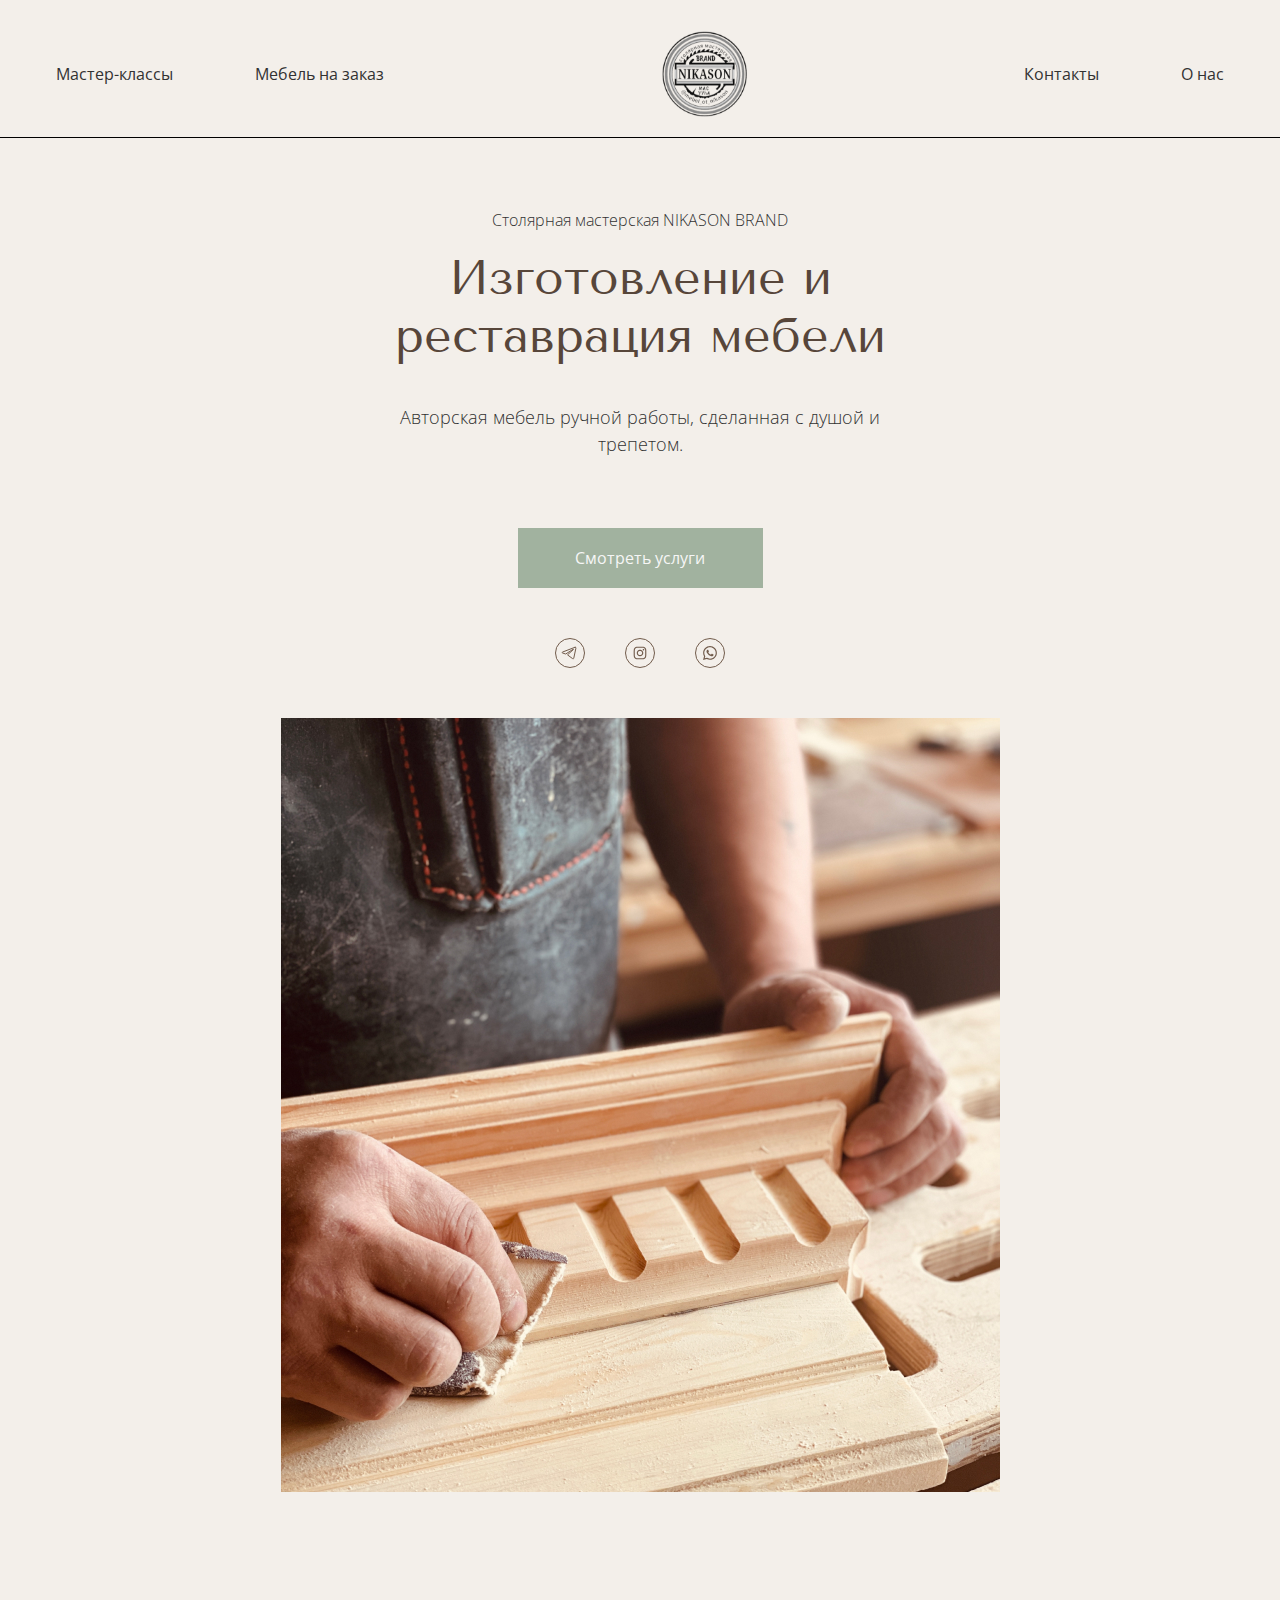
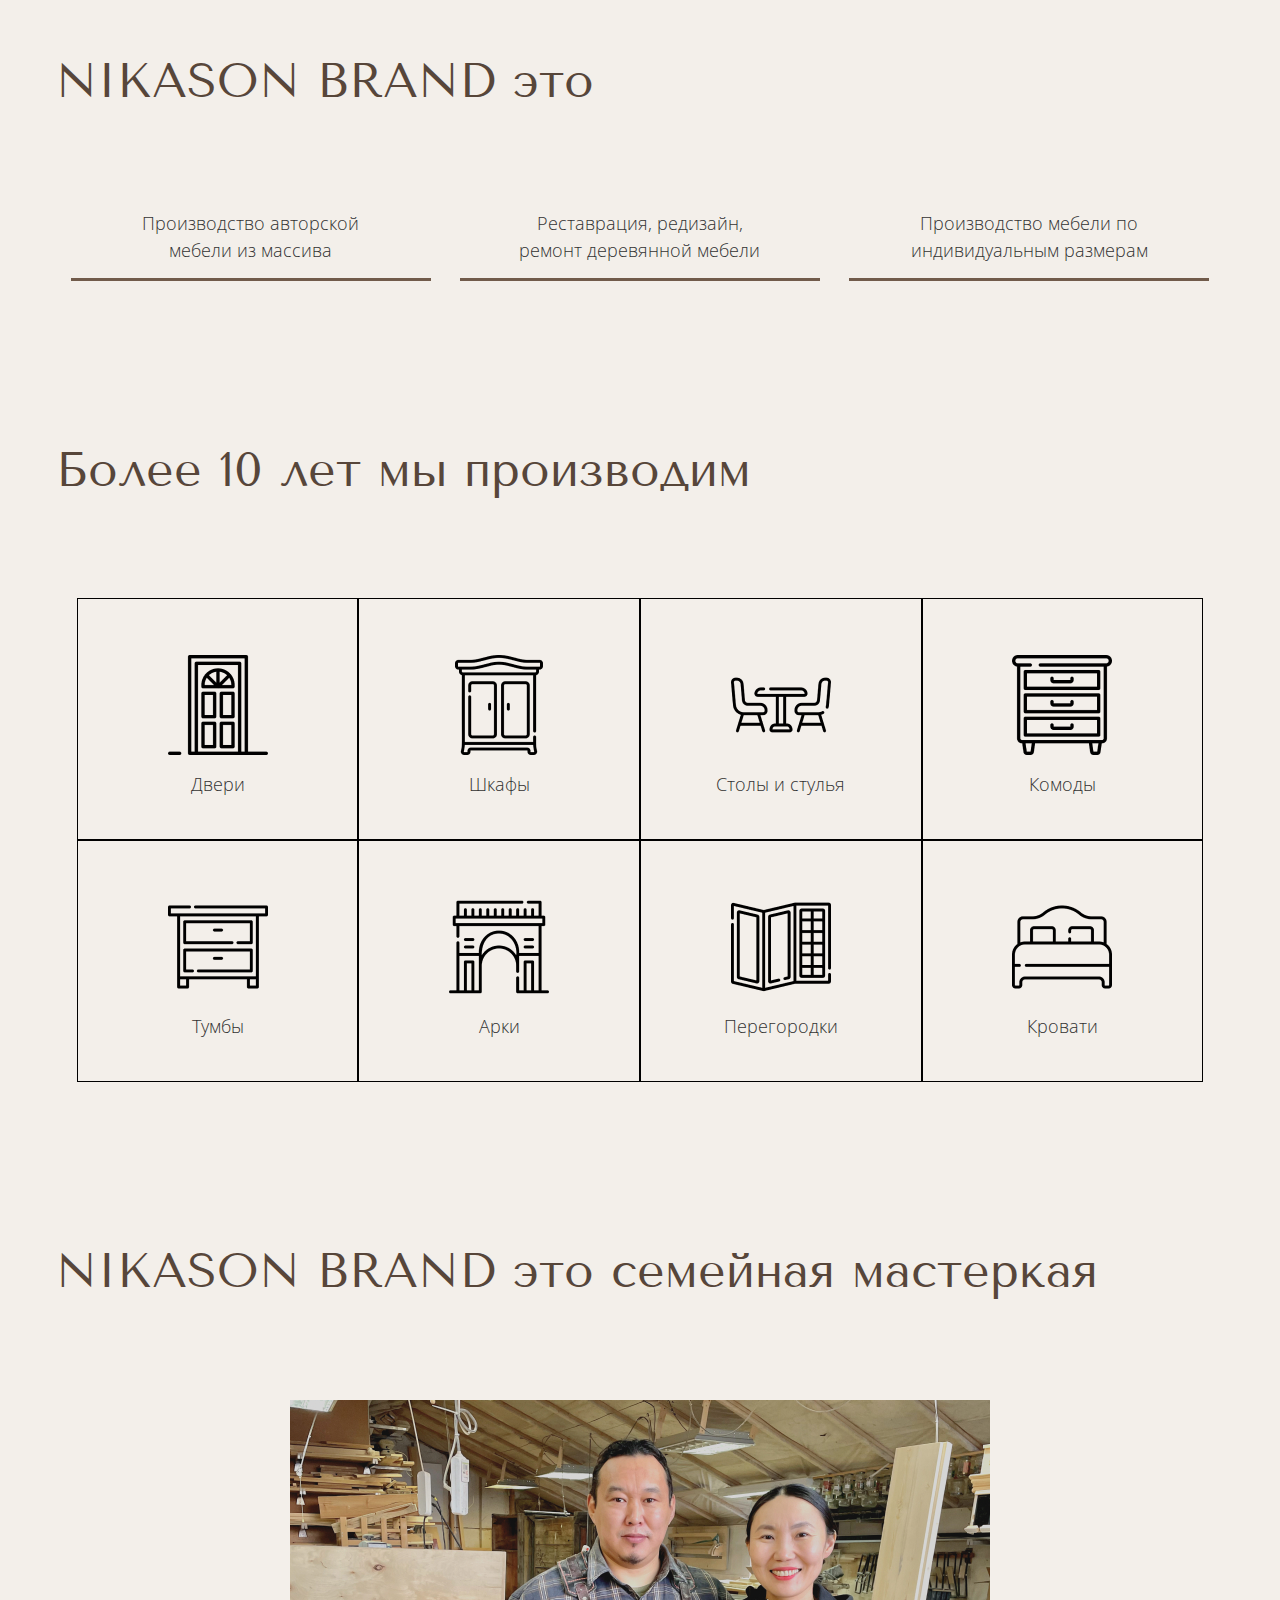
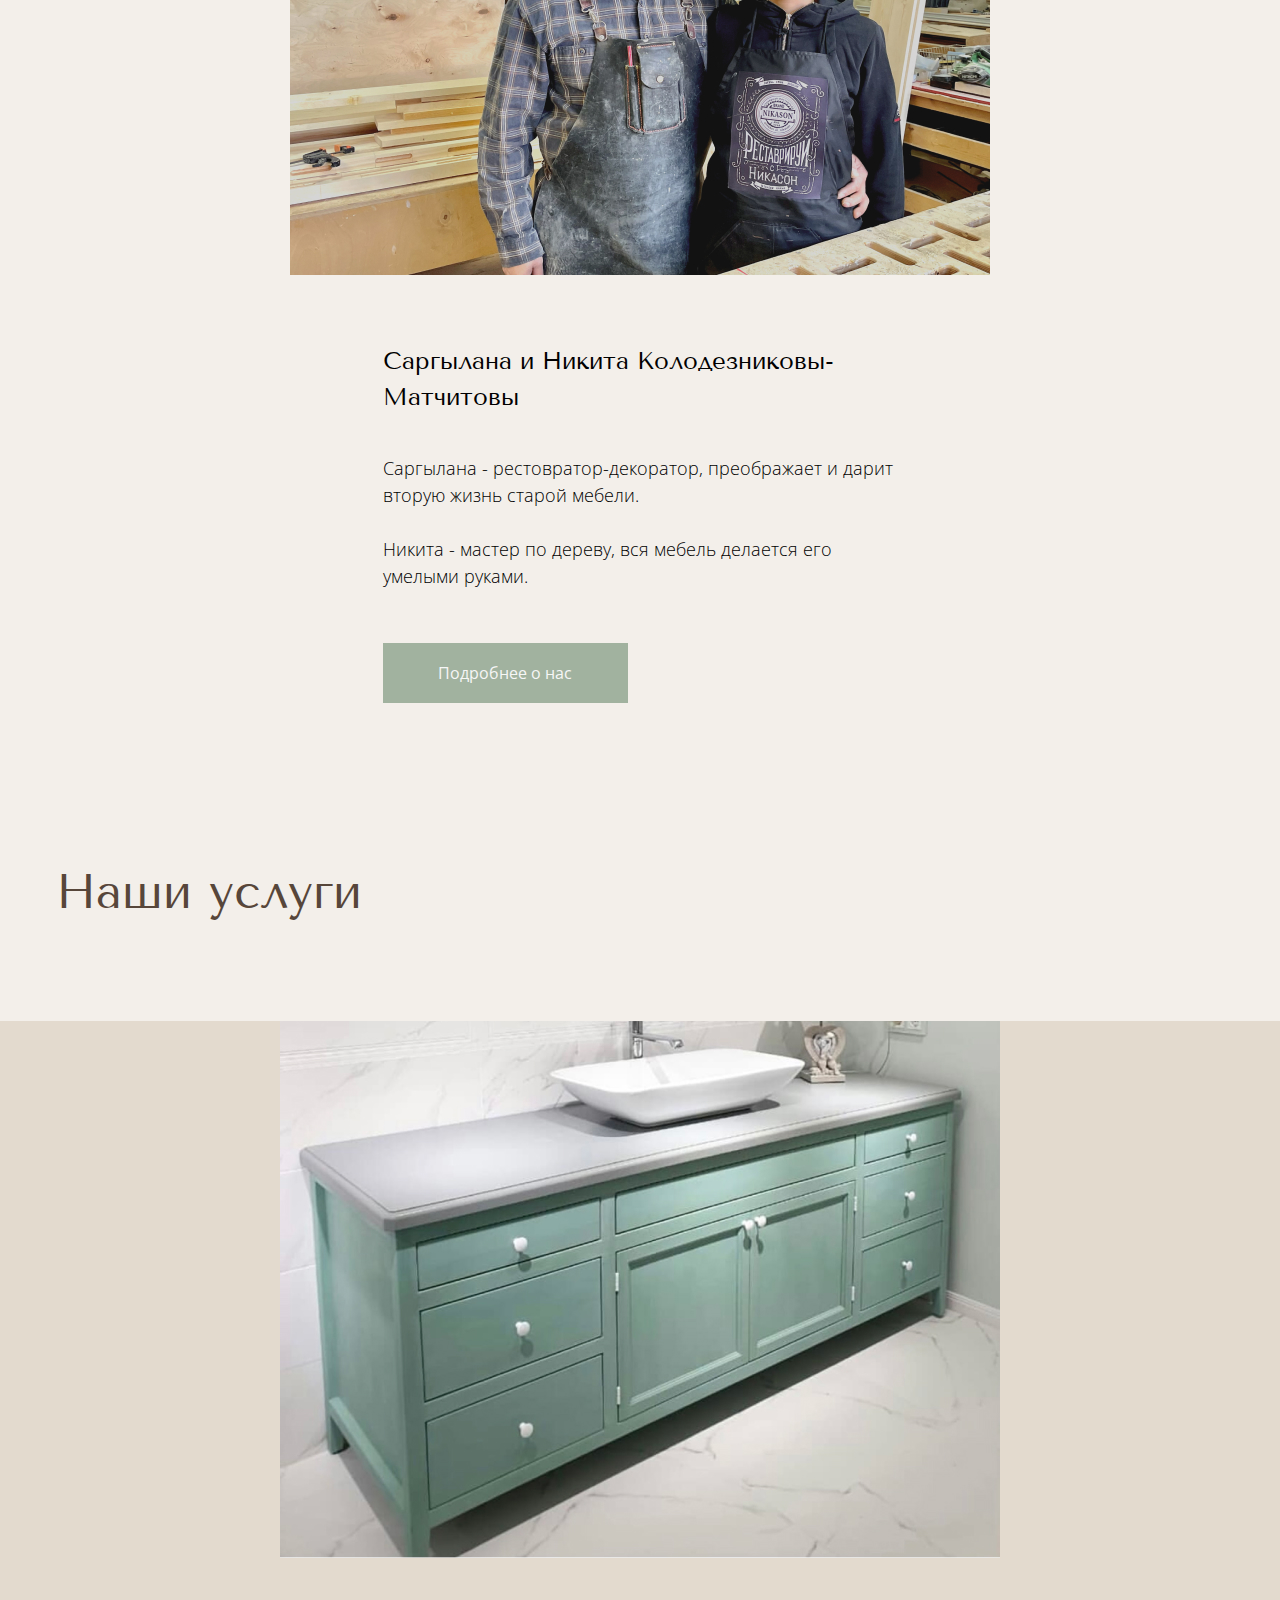
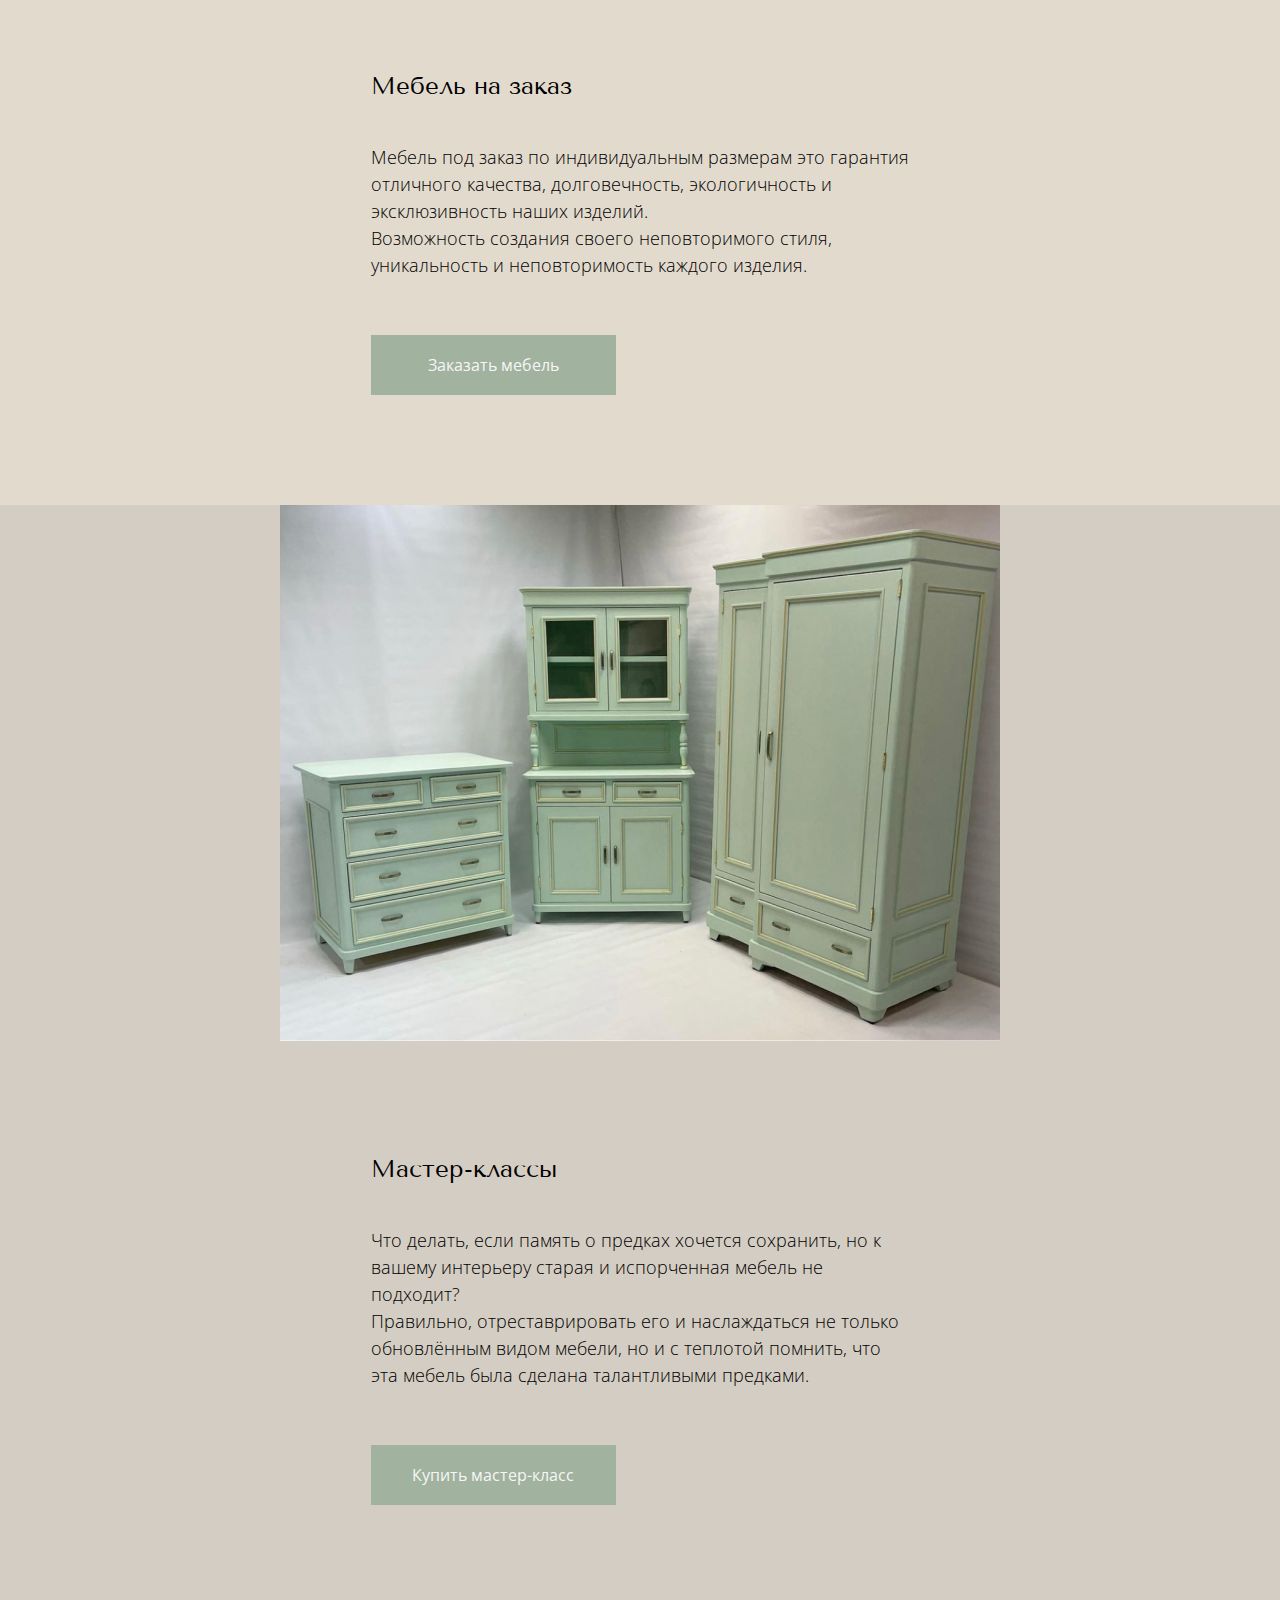
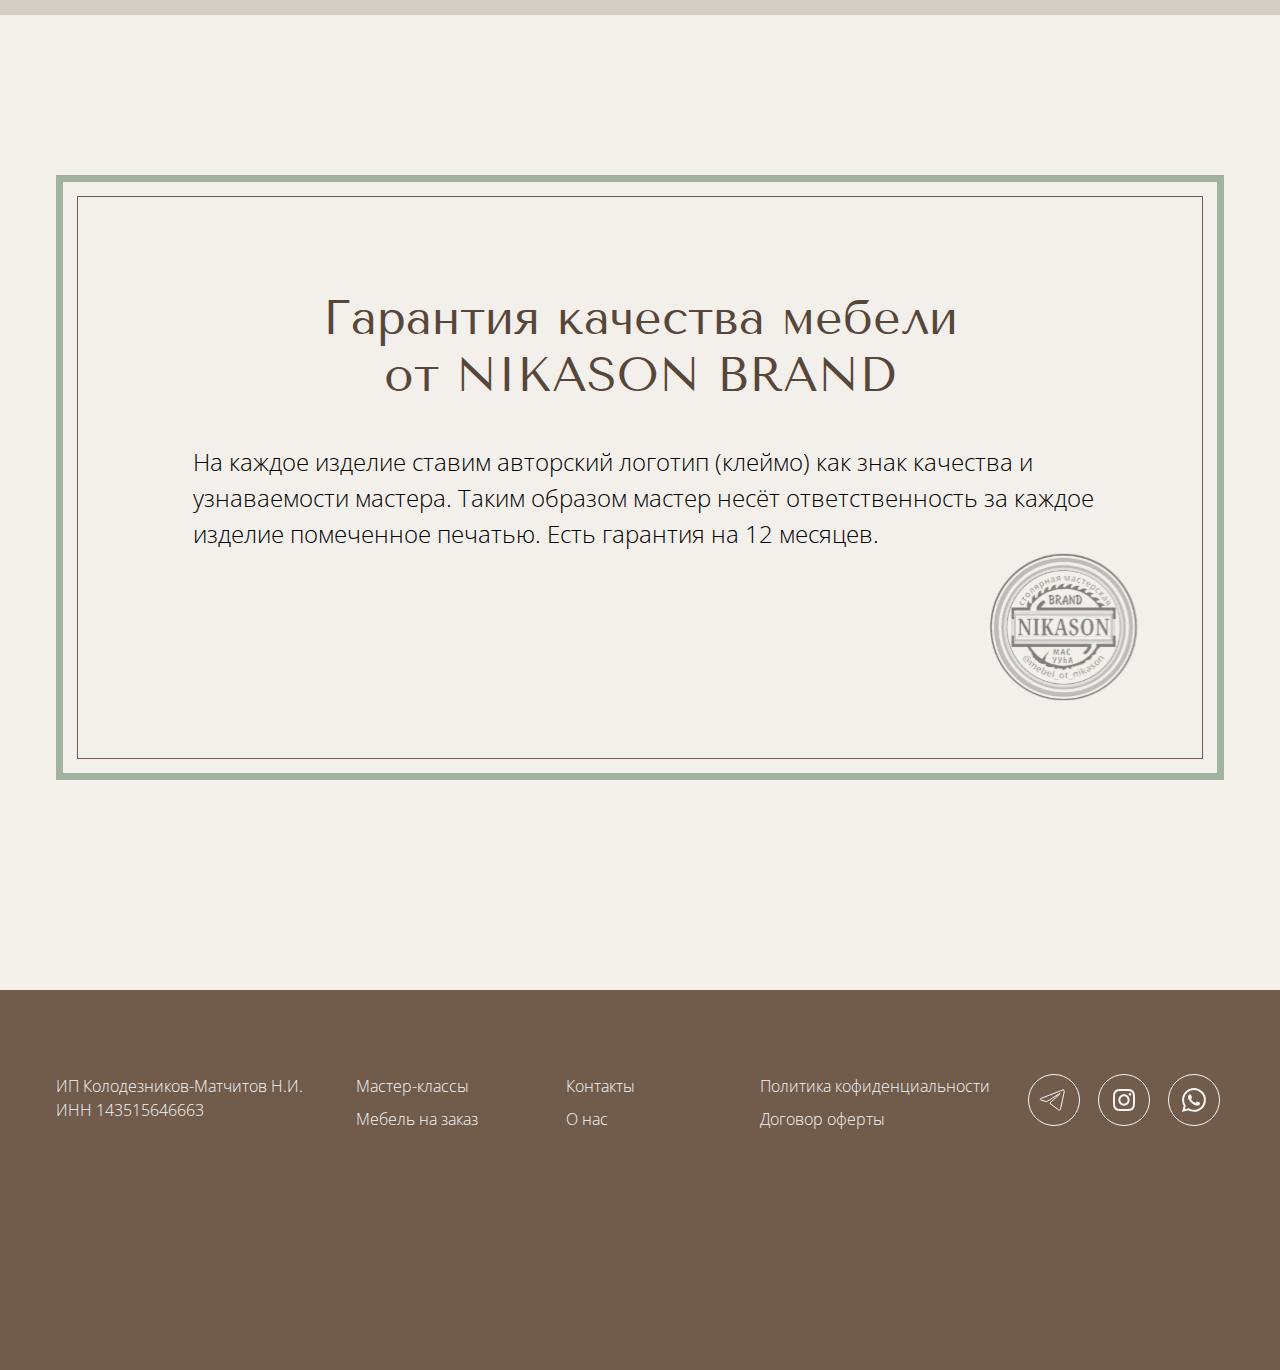
<file: index.html>
<!DOCTYPE html>
<html lang="ru">
<head>
    <meta charset="UTF-8">
    <meta http-equiv="X-UA-Compatible" content="IE=edge">
    <meta name="viewport" content="width=device-width, initial-scale=1.0">
    <title>Nikason brand - Главная</title>
    <link rel="stylesheet" href="./css/reset.css">
    <link rel="stylesheet" href="./css/style.css">
    <link rel="stylesheet" href="./css/media.css">
</head>
<body>
    <header class="header">
        <div class="container">
            <nav class="nav">
                <ul class="menu_list">
                    <li class="menu_item">
                        <a href="./master-classes.html" class="menu_link">Мастер-классы</a>
                    </li>
                    <li class="menu_item">
                        <a href="./workshop.html" class="menu_link">Мебель на заказ</a>
                    </li>
                </ul>
                <div class="logo">
                    <img src="./icons/logo.svg" alt="Логотип" class="logo_img">
                </div>
                <ul class="menu_list">
                    <li class="menu_item">
                        <a href="#footer" class="menu_link">Контакты</a>
                    </li>
                    <li class="menu_item">
                        <a href="./about-us.html" class="menu_link">О нас</a>
                    </li>
                </ul>
            </nav>
            <nav class="nav_mobile">
                <div class="nav_mobile_container">
                    <div class="nav_mobile_menu">
                        <div class="logo">
                            <img src="./icons/logo.svg" alt="Логотип" class="logo_img">
                        </div>
                        <ul class="menu_list">
                            <li class="menu_item">
                                <a href="./master-classes.html" class="menu_link">Мастер-классы</a>
                            </li>
                            <li class="menu_item">
                                <a href="./workshop.html" class="menu_link">Мебель на заказ</a>
                            </li>
                        </ul>
                        <ul class="menu_list">
                            <li class="menu_item">
                                <a href="#footer" 
                                class="menu_link">Контакты</a>
                            </li>
                            <li class="menu_item">
                                <a href="./about-us.html" 
                                class="menu_link">О нас</a>
                            </li>
                        </ul>
                    </div>
                    <div class="burger_menu_container">
                        <button type="button" class="burger_menu_button">
                            <div class="burger_menu_icon_container">
                                <span class="burger_menu_icon"></span>
                            </div>
                        </button>
                    </div>
                </div>
            </nav>
        </div>
    </header>
    <main class="main">
        <section class="hero padding_section">
            <div class="hero_container">
                <img src="./images/hero-image.jpg" alt="Фото из мастерской" class="hero_image">
                <div class="container">
                    <div class="hero_container_text">
                        <div class="hero_text">
                            <p class="text_above_title">Столярная мастерская <span>Nikason brand</span></p>
                            <h1 class="title hero_title">Изготовление и реставрация мебели</h1>
                            <p class="subtitle">Авторская мебель ручной работы, сделанная с душой и трепетом.</p>
                            <button type="button" class="button_section">Смотреть услуги</button>
                            <div class="hero_social">
                                <a href="#" class="social_link">
                                    <img src="./icons/hero-social-icon-telegram.svg" alt="Telegram" class="social_icon">
                                </a>
                                <a href="#" class="social_link">
                                    <img src="./icons/hero-social-icon-instagram.svg" alt="Instagram" class="social_icon">
                                </a>
                                <a href="#" class="social_link">
                                    <img src="./icons/hero-social-icon-whatsapp.svg" alt="WhatsApp" class="social_icon">
                                </a>
                            </div>
                        </div>
                    </div>
                </div>
            </div>
        </section>
        <section class="what_we_do padding_section">
            <div class="container">
                <h2 class="what_we_do_title title"><span>Nikason brand</span> это</h2>
                <div class="what_we_do_container">
                    <div class="what_we_do_card">
                        <p class="what_we_do_card_text">Производство авторской мебели из массива</p>
                    </div>
                    <div class="what_we_do_card">
                        <p class="what_we_do_card_text">Реставрация, редизайн, ремонт деревянной мебели</p>
                    </div>
                    <div class="what_we_do_card">
                        <p class="what_we_do_card_text">Производство мебели по индивидуальным размерам</p>
                    </div>
                </div>
            </div>
        </section>
        <section class="production padding_section">
            <div class="container">
                <h2 class="production_title title">Более 10 лет мы производим</h2>
                <div class="production_container">
                    <div class="production_card">
                        <div class="production_card_content">
                            <img src="./images/production-image-01.png" alt="Двери" class="production_image">
                            <p class="production_text">Двери</p>
                        </div>
                    </div>
                    <div class="production_card">
                        <div class="production_card_content">
                            <img src="./images/production-image-02.png" alt="Шкафы" class="production_image">
                            <p class="production_text">Шкафы</p>
                        </div>
                    </div>
                    <div class="production_card">
                        <div class="production_card_content">
                            <img src="./images/production-image-03.png" alt="Столы и стулья" class="production_image">
                            <p class="production_text">Столы и стулья</p>
                        </div>
                    </div>
                    <div class="production_card">
                        <div class="production_card_content">
                            <img src="./images/production-image-04.png" alt="Комоды" class="production_image">
                            <p class="production_text">Комоды</p>
                        </div>
                    </div>
                    <div class="production_card">
                        <div class="production_card_content">
                            <img src="./images/production-image-05.png" alt="Тумбы" class="production_image">
                            <p class="production_text">Тумбы</p>
                        </div>
                    </div>
                    <div class="production_card">
                        <div class="production_card_content">
                            <img src="./images/production-image-06.png" alt="Арки" class="production_image">
                            <p class="production_text">Арки</p>
                        </div>
                    </div>
                    <div class="production_card">
                        <div class="production_card_content">
                            <img src="./images/production-image-07.png" alt="Перегородки" class="production_image">
                            <p class="production_text">Перегородки</p>
                        </div>
                    </div>
                    <div class="production_card">
                        <div class="production_card_content">
                            <img src="./images/production-image-08.png" alt="Кровати" class="production_image">
                            <p class="production_text">Кровати</p>
                        </div>
                    </div>
                </div>
            </div>
        </section>
        <section class="about_owner padding_section">
            <div class="container">
                <h2 class="about_owner_title title"><span>Nikason brand</span> это семейная мастеркая</h2>
            </div>
            <div class="about_owner_background">
                <div class="about_owner_container">
                    <img src="./images/workshop-image.jpg" alt="Фото из мастерской" class="about_owner_image">
                    <div class="container">
                        <div class="about_owner_text">
                            <h3 class="about_owner_heading">Саргылана и Никита Колодезниковы-Матчитовы</h3>
                            <p class="about_owner_description">Саргылана - рестовратор-декоратор, преображает и дарит вторую жизнь старой мебели.
                                <br> <br>
                            Никита - мастер по дереву, вся мебель делается его умелыми руками.</p>
                            <a href="./about-us.html" class="button_section about_owner_link">Подробнее о нас</a>
                        </div>
                    </div>
                </div>
            </div>
        </section>
        <section class="services padding_section">
            <div class="container">
                <h2 class="services_title title">Наши услуги</h2>
            </div>
            <div class="block_custom_furniture">
                <div class="block_custom_furniture_container">
                    <img src="./images/services-image-01.jpg" alt="Мебель" class="services_image">
                    <div class="container">
                        <div class="services_content">
                            <h3 class="services_heading">Мебель на заказ</h3>
                            <p class="services_description">Мебель под заказ по индивидуальным размерам это гарантия отличного качества, долговечность, экологичность и эксклюзивность наших изделий. <br> Возможность создания своего неповторимого стиля, уникальность и неповторимость каждого изделия.</p>
                            <button type="button" class="button_section">Заказать мебель</button>
                        </div>
                    </div>
                </div>
            </div>
            <div class="block_masster_classes">
                <div class="block_masster_classes_container">
                    <img src="./images/services-image-02.jpg" alt="Мебель" class="services_image">
                    <div class="container">
                        <div class="services_content">
                            <h3 class="services_heading">Мастер-классы</h3>
                            <p class="services_description">Что делать, если память о предках хочется сохранить, но к вашему интерьеру старая и испорченная мебель не <br> подходит? <br> Правильно, отреставрировать его и наслаждаться не только обновлённым видом мебели, но и с теплотой помнить, что эта мебель была сделана талантливыми предками.
                                </p>
                            <button type="button" class="button_section">Купить мастер-класс</button>
                        </div>
                    </div>
                </div>
            </div>
        </section>
        <section class="guarantee">
            <div class="container">
                <h2 class="guarantee_title_mobile title">Гарантия качества мебели от<span> Nikason brand</span></h2>
                <div class="guarantee_container">
                    <div class="guarantee_content">
                        <h2 class="guarantee_title title">Гарантия качества мебели от<span> Nikason brand</span></h2>
                        <p class="guarantee_description">На каждое изделие ставим авторский логотип (клеймо) как знак качества и узнаваемости мастера. Таким образом мастер несёт ответственность за каждое изделие помеченное печатью. Есть гарантия на 12 месяцев. </p>
                        <img src="./icons/guarantee-logo.svg" alt="Логотип" class="guarantee_logo">
                    </div>
                </div>
            </div>
        </section>
    </main>
    <footer class="footer" id="footer">
        <div class="container">
            <div class="footer_container">
                <div class="info_about_company">
                    <p class="info_about_company_text">ИП Колодезников-Матчитов Н.И.
                    ИНН 143515646663</p>
                </div>
                <nav class="menu_fotter">
                    <ul class="menu_fotter_list">
                        <li class="menu_fotter_item">
                            <a href="./master-classes.html" class="menu_fotter_link">Мастер-классы</a>
                        </li>
                        <li class="menu_fotter_item">
                            <a href="./workshop.html" class="menu_fotter_link">Мебель на заказ</a>
                        </li>
                    </ul>
                    <ul class="menu_fotter_list">
                        <li class="menu_fotter_item">
                            <a href="#" class="menu_fotter_link">Контакты</a>
                        </li>
                        <li class="menu_fotter_item">
                            <a href="./about-us.html" class="menu_fotter_link">О нас</a>
                        </li>
                    </ul>
                </nav>
                <ul class="additional_info_list">
                    <li class="additional_info_item">
                        <a href="#" class="additional_info_link">Политика кофиденциальности</a>
                    </li>
                    <li class="additional_info_item">
                        <a href="#" class="additional_info_link">Договор оферты</a>
                    </li>
                </ul>
                <div class="social">
                    <a href="#" class="social_link">
                        <img src="./icons/social-icon-telegram.svg" alt="Telegram" class="social_icon">
                    </a>
                    <a href="#" class="social_link">
                        <img src="./icons/social-icon-instagram.svg" alt="Instagram" class="social_icon">
                    </a>
                    <a href="#" class="social_link">
                        <img src="./icons/social-icon-whatsapp.svg" alt="WhatsApp" class="social_icon">
                    </a>
                </div>
            </div>
        </div>
    </footer>
    <script src="./js/script.js"></script>
</body>
</html>
</file>
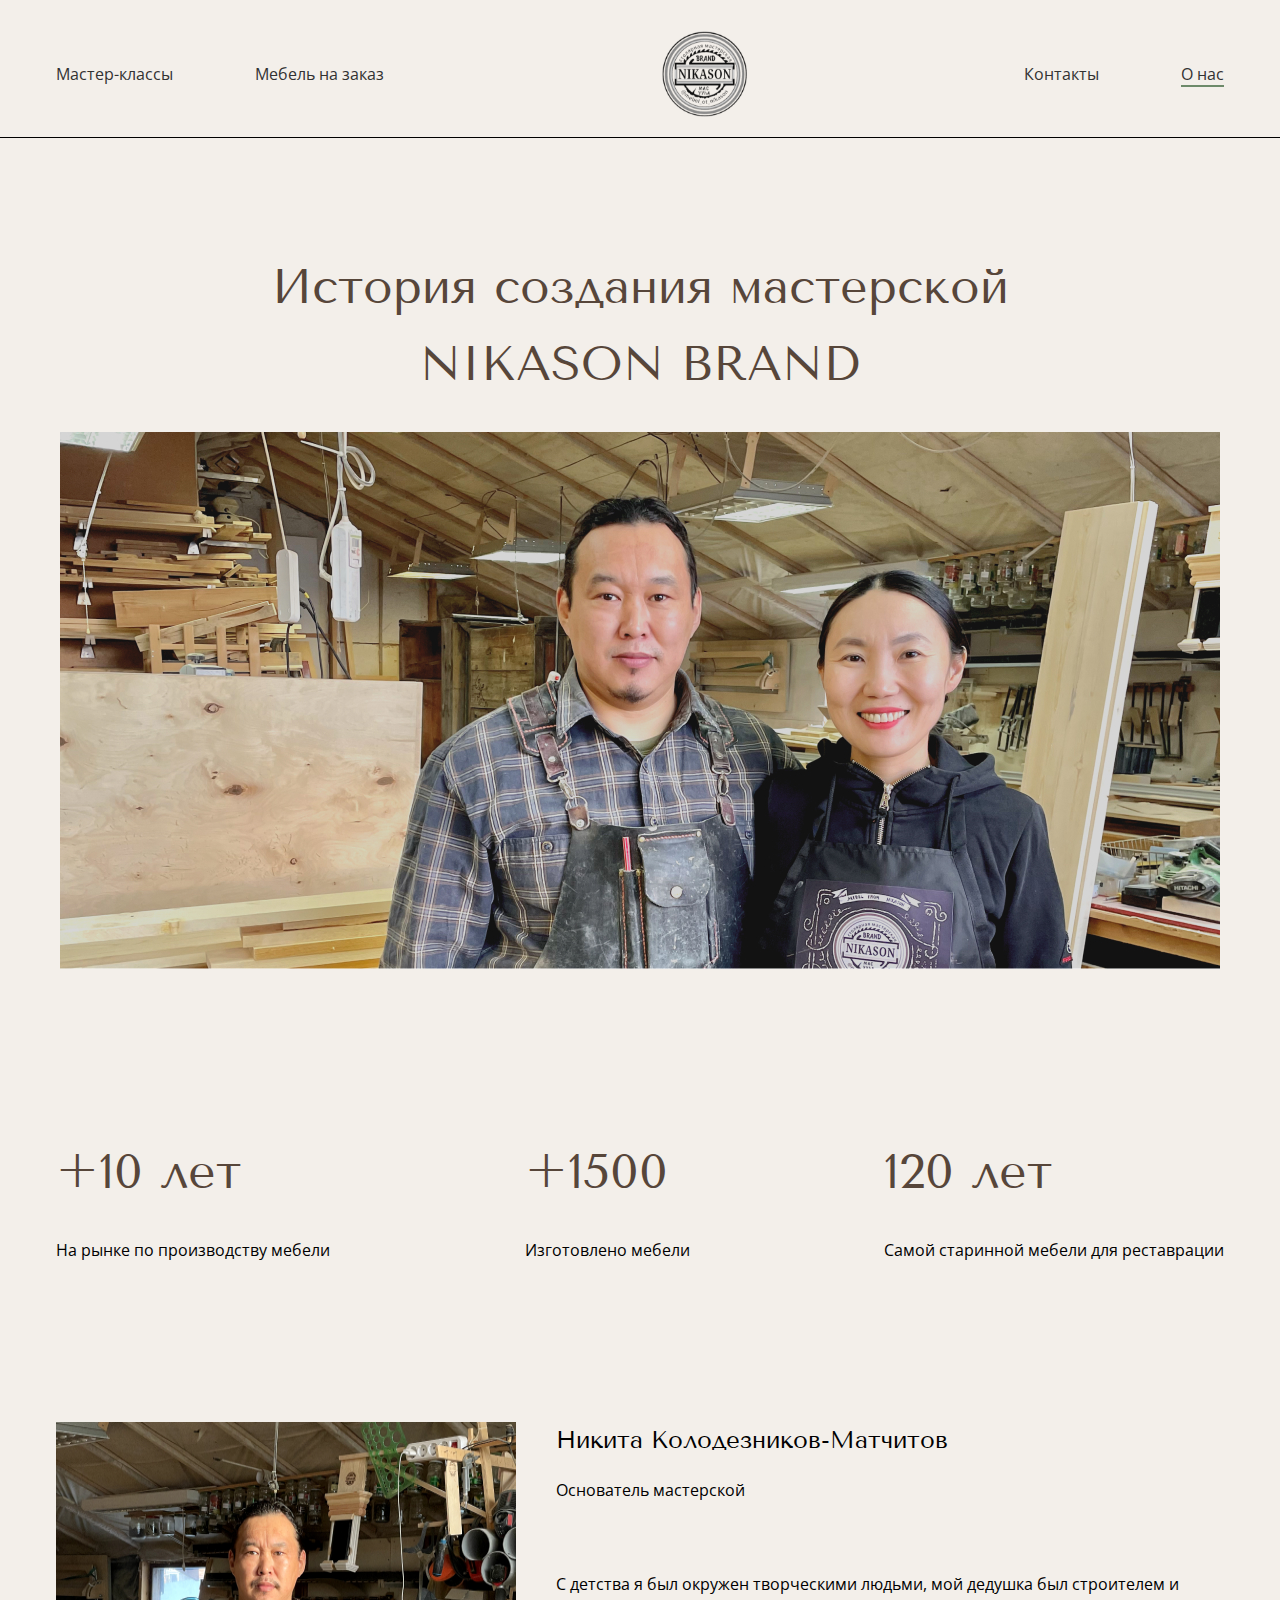
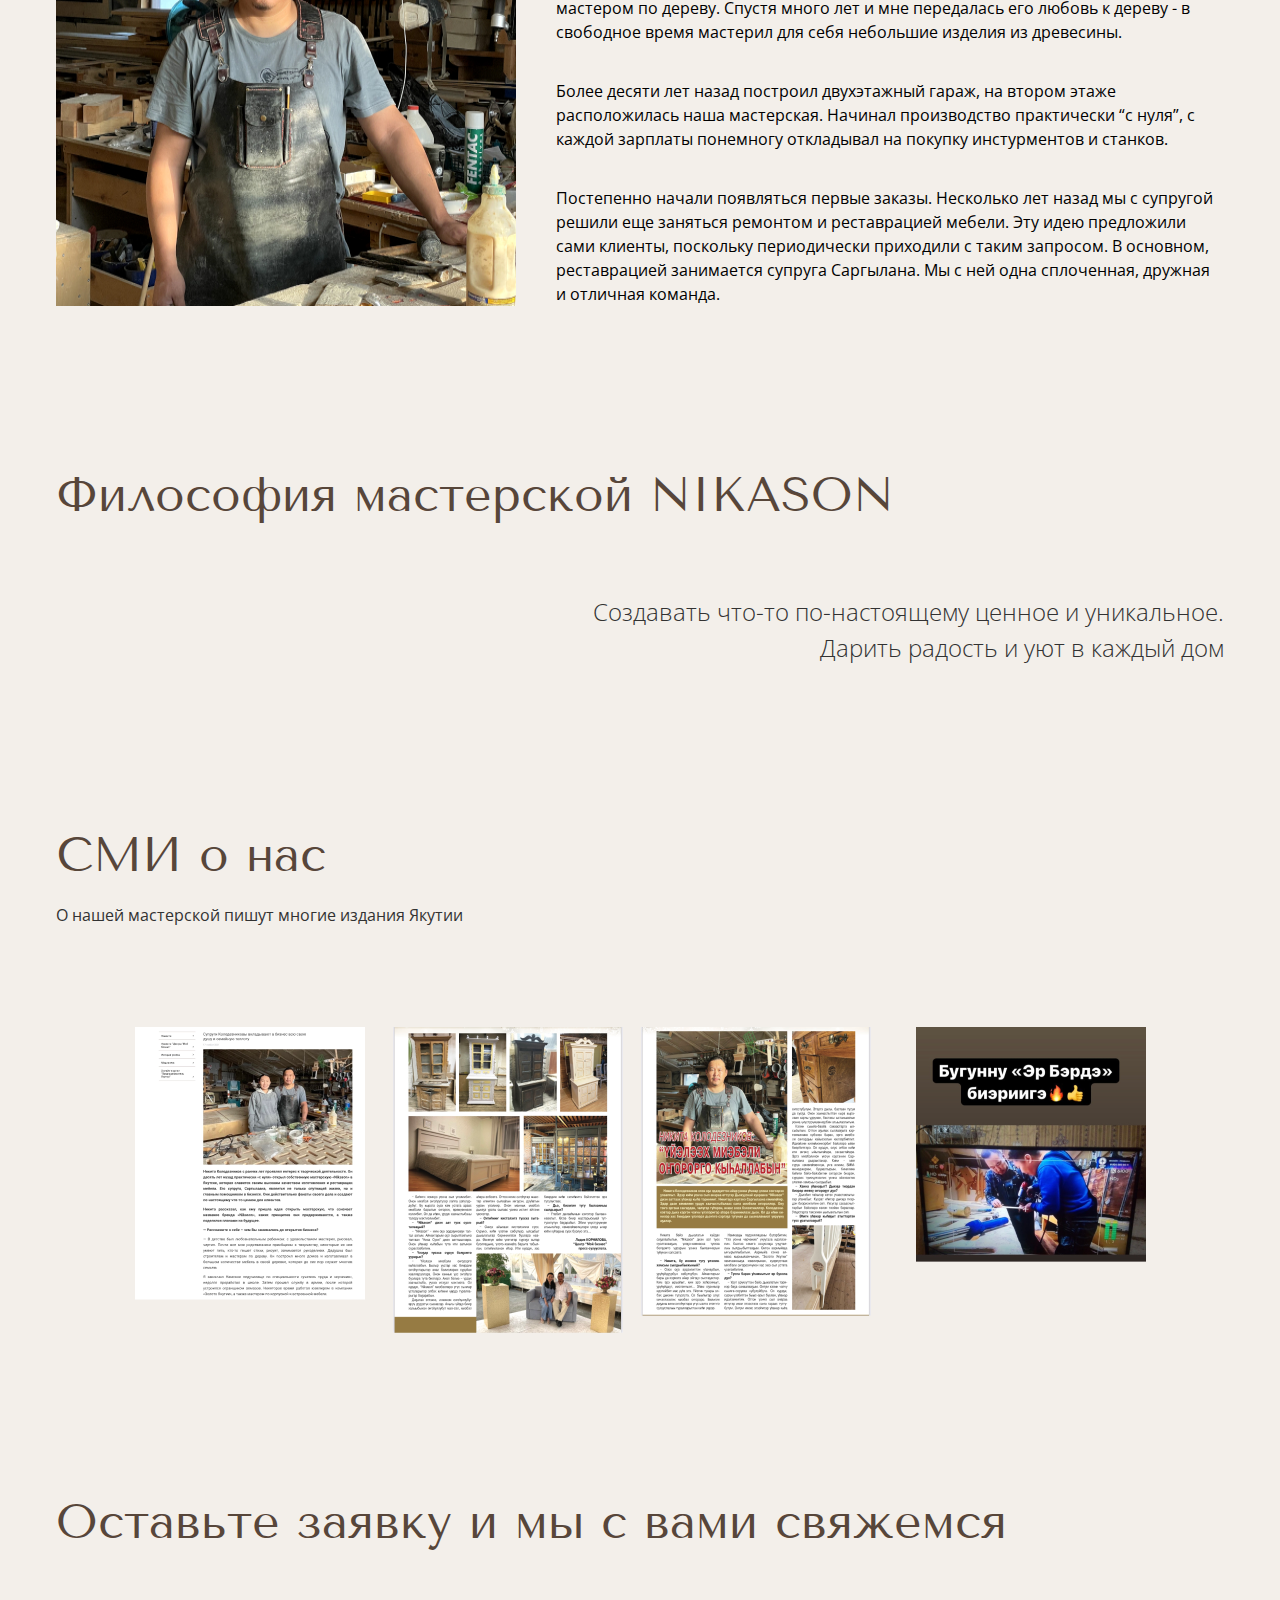
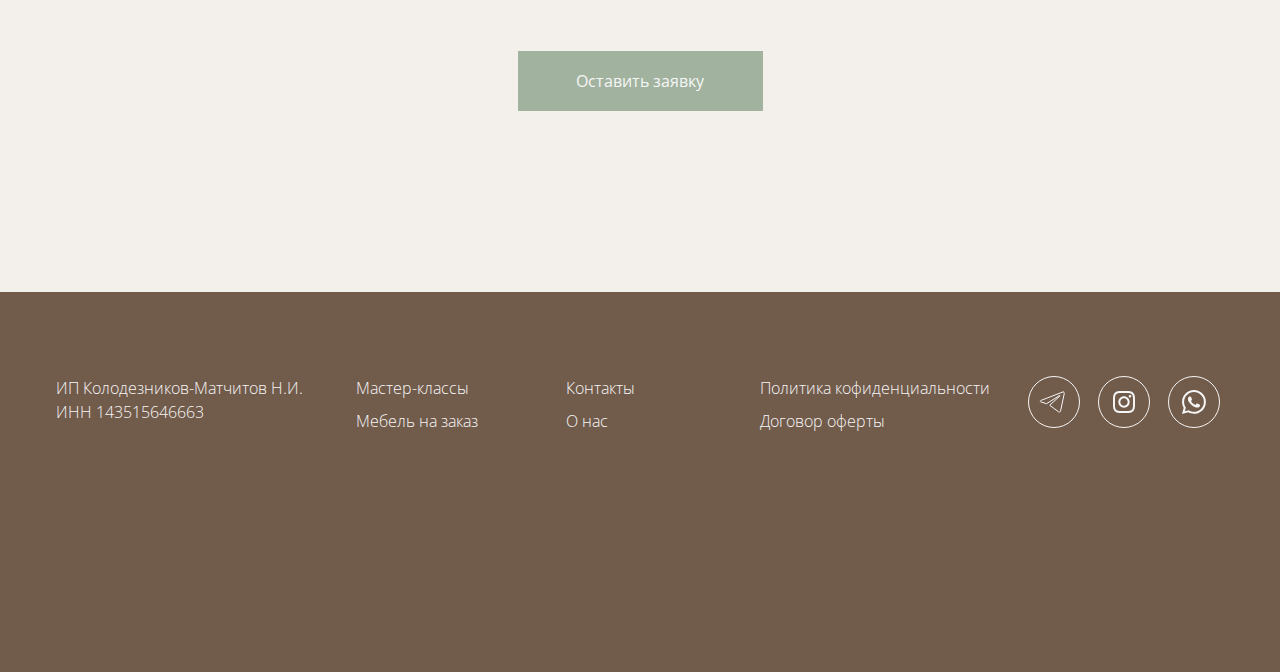
<file: about-us.html>
<!DOCTYPE html>
<html lang="ru">
<head>
    <meta charset="UTF-8">
    <meta http-equiv="X-UA-Compatible" content="IE=edge">
    <meta name="viewport" content="width=device-width, initial-scale=1.0">
    <title>Nikason brand - О нас</title>
    <link rel="stylesheet" href="./css/reset.css">
    <link rel="stylesheet" href="./css/style.css">
    <link rel="stylesheet" href="./css/media.css">
    <link rel="stylesheet" href="./css/about-us-media.css">
</head>
<body>
    <header class="header">
        <div class="container">
            <nav class="nav">
                <ul class="menu_list">
                    <li class="menu_item">
                        <a href="./master-classes.html" class="menu_link">Мастер-классы</a>
                    </li>
                    <li class="menu_item">
                        <a href="./workshop.html" class="menu_link">Мебель на заказ</a>
                    </li>
                </ul>
                <div class="logo">
                    <a href="./index.html" class="logo_link">
                        <img src="./icons/logo.svg" alt="Логотип" class="logo_img">
                    </a>
                </div>
                <ul class="menu_list">
                    <li class="menu_item">
                        <a href="#footer" class="menu_link">Контакты</a>
                    </li>
                    <li class="menu_item">
                        <a href="#" class="menu_link active_link">О нас</a>
                    </li>
                </ul>
            </nav>
            <nav class="nav_mobile">
                <div class="nav_mobile_container">
                    <div class="nav_mobile_menu">
                        <div class="logo">
                            <a href="./index.html" class="logo_link">
                                <img src="./icons/logo.svg" alt="Логотип" class="logo_img">
                            </a>
                        </div>
                        <ul class="menu_list">
                            <li class="menu_item">
                                <a href="./master-classes.html" class="menu_link">Мастер-классы</a>
                            </li>
                            <li class="menu_item">
                                <a href="./workshop.html" class="menu_link">Мебель на заказ</a>
                            </li>
                        </ul>
                        <ul class="menu_list">
                            <li class="menu_item">
                                <a href="#footer" class="menu_link">Контакты</a>
                            </li>
                            <li class="menu_item">
                                <a href="#" class="menu_link">О нас</a>
                            </li>
                        </ul>
                    </div>
                    <div class="burger_menu_container">
                        <button type="button" class="burger_menu_button">
                            <div class="burger_menu_icon_container">
                                <span class="burger_menu_icon"></span>
                            </div>
                        </button>
                    </div>
                </div>
            </nav>
        </div>
    </header>
    <main class="main">
        <section class="about_us_hero">
            <div class="container">
                <div class="about_us_hero_container">
                    <h1 class="about_us_hero_title title">История создания мастерской</h1>
                    <span class="about_us_hero_title_company">Nikason brand</span>
                    <img src="./images/about-us-hero-image.jpg" alt="Фото из мастерской" class="about_us_hero_image">
                </div>
            </div>
            <img src="./images/about-us-hero-image-mobile.jpg" alt="Фото из мастерской" class="about_us_hero_mobile_images">
        </section>
        <section class="history_company padding_section">
            <div class="container">
                <div class="history_company_container">
                    <div class="history_company_fact">
                        <span class="history_company_fact_number">+10 лет</span>
                        <p class="history_company_fact_text">На рынке по производству мебели</p>
                    </div>
                    <div class="history_company_fact">
                        <span class="history_company_fact_number">+1500</span>
                        <p class="history_company_fact_text">Изготовлено мебели</p>
                    </div>
                    <div class="history_company_fact">
                        <span class="history_company_fact_number">120 лет</span>
                        <p class="history_company_fact_text">Самой старинной мебели для реставрации </p>
                    </div>
                </div>
            </div>
        </section>
        <section class="about_founder padding_section">
            <img src="./images/about-founder-image-mobile.jpg" alt="Фото основателя мастерской" class="about_founder_image_mobile">
            <div class="container">
                <div class="about_founder_container">
                    <img src="./images/about-founder-image.jpg" alt="Фото основателя мастерской" class="about_founder_image">
                    <div class="about_founder_text">
                        <h3 class="about_founder_text_name">Никита Колодезников-Матчитов</h3>
                        <p class="about_founder_text_founder_workshop">Основатель мастерской</p>
                        <p class="about_founder_text_description">С детства я был окружен творческими людьми, мой дедушка был строителем и мастером по дереву. Спустя много лет и мне передалась его любовь к дереву - в свободное время мастерил для себя небольшие  изделия из древесины.</p>
                        <p class="about_founder_text_description">Более десяти лет назад построил двухэтажный гараж, на втором этаже расположилась наша мастерская. Начинал производство практически “с нуля”, с каждой зарплаты понемногу откладывал на покупку инстурментов и станков.</p>
                        <p class="about_founder_text_description">Постепенно начали появляться первые заказы. Несколько лет назад мы с супругой решили еще заняться ремонтом и реставрацией мебели. Эту идею предложили сами клиенты, поскольку периодически приходили с таким запросом. В основном, реставрацией занимается супруга Саргылана. Мы с ней одна сплоченная, дружная и отличная команда.</p>
                    </div>
                </div>
            </div>
        </section>
        <section class="workshop_philosophy">
            <div class="container">
                <h2 class="workshop_philosophy_title title">Философия мастерской <span>Nikason</span></h2>
                <p class="workshop_philosophy_text">Создавать что-то по-настоящему ценное и уникальное. Дарить радость и уют в каждый дом</p>
            </div>
        </section>
        <section class="news_about_us padding_section">
            <div class="container">
                <h2 class="news_about_us_title title">СМИ о нас</h2>
                <p class="news_about_us_text">О нашей мастерской пишут многие издания Якутии</p>
                <div class="news_about_us_container">
                    <div class="news">
                        <img src="./images/news-about-us-01.png" alt="Новости о нас" class="news_about_us_image image_01">
                    </div>
                    <div class="news">
                        <img src="./images/news-about-us-02.png" alt="Новости о нас" class="news_about_us_image image_02">
                    </div>
                    <div class="news">
                        <img src="./images/news-about-us-03.png" alt="Новости о нас" class="news_about_us_image image_03">
                    </div>
                    <div class="news">
                        <img src="./images/news-about-us-04.png" alt="Новости о нас" class="news_about_us_image image_04">
                    </div>
                </div>
                <div class="slider">
                    <div class="slider_container">
                        <button type="button" class="button_slider button_prev">
                            <img src="./icons/slider-arrow.svg" alt="Стрелочка слайдера" class="icon_arrow_prev">
                        </button>
                        <div class="slider_container_images">
                            <img src="./images/news-about-us-01.png" alt="Новость о нас" class="slider_image">
                            <img src="./images/news-about-us-02.png" alt="Новость о нас" class="slider_image">
                            <img src="./images/news-about-us-03.png" alt="Новость о нас" class="slider_image">
                            <img src="./images/news-about-us-04.png" alt="Новость о нас" class="slider_image">
                        </div>
                        <button type="button" class="button_slider button_next">
                                <img src="./icons/slider-arrow.svg" alt="Стрелочка слайдера" class="icon_arrow_next">
                        </button>
                    </div>
                </div>
            </div>
        </section>
        <section class="submit_your_application">
            <div class="container">
                <h2 class="submit_your_application_title title">Оставьте заявку и мы с вами свяжемся</h2>
                <div class="submit_your_application_container_button">
                    <button type="button" class="button_section">Оставить заявку</button>
                </div>
            </div>
        </section>
    </main>
    <footer class="footer" id="footer">
        <div class="container">
            <div class="footer_container">
                <div class="info_about_company">
                    <p class="info_about_company_text">ИП Колодезников-Матчитов Н.И.
                    ИНН 143515646663</p>
                </div>
                <nav class="menu_fotter">
                    <ul class="menu_fotter_list">
                        <li class="menu_fotter_item">
                            <a href="./master-classes.html" class="menu_fotter_link">Мастер-классы</a>
                        </li>
                        <li class="menu_fotter_item">
                            <a href="./workshop.html" class="menu_fotter_link">Мебель на заказ</a>
                        </li>
                    </ul>
                    <ul class="menu_fotter_list">
                        <li class="menu_fotter_item">
                            <a href="#" class="menu_fotter_link">Контакты</a>
                        </li>
                        <li class="menu_fotter_item">
                            <a href="#" class="menu_fotter_link">О нас</a>
                        </li>
                    </ul>
                </nav>
                <ul class="additional_info_list">
                    <li class="additional_info_item">
                        <a href="#" class="additional_info_link">Политика кофиденциальности</a>
                    </li>
                    <li class="additional_info_item">
                        <a href="#" class="additional_info_link">Договор оферты</a>
                    </li>
                </ul>
                <div class="social">
                    <a href="#" class="social_link">
                        <img src="./icons/social-icon-telegram.svg" alt="Telegram" class="social_icon">
                    </a>
                    <a href="#" class="social_link">
                        <img src="./icons/social-icon-instagram.svg" alt="Instagram" class="social_icon">
                    </a>
                    <a href="#" class="social_link">
                        <img src="./icons/social-icon-whatsapp.svg" alt="WhatsApp" class="social_icon">
                    </a>
                </div>
            </div>
        </div>
    </footer>
    <script src="./js/script.js"></script>
</body>
</html>
</file>
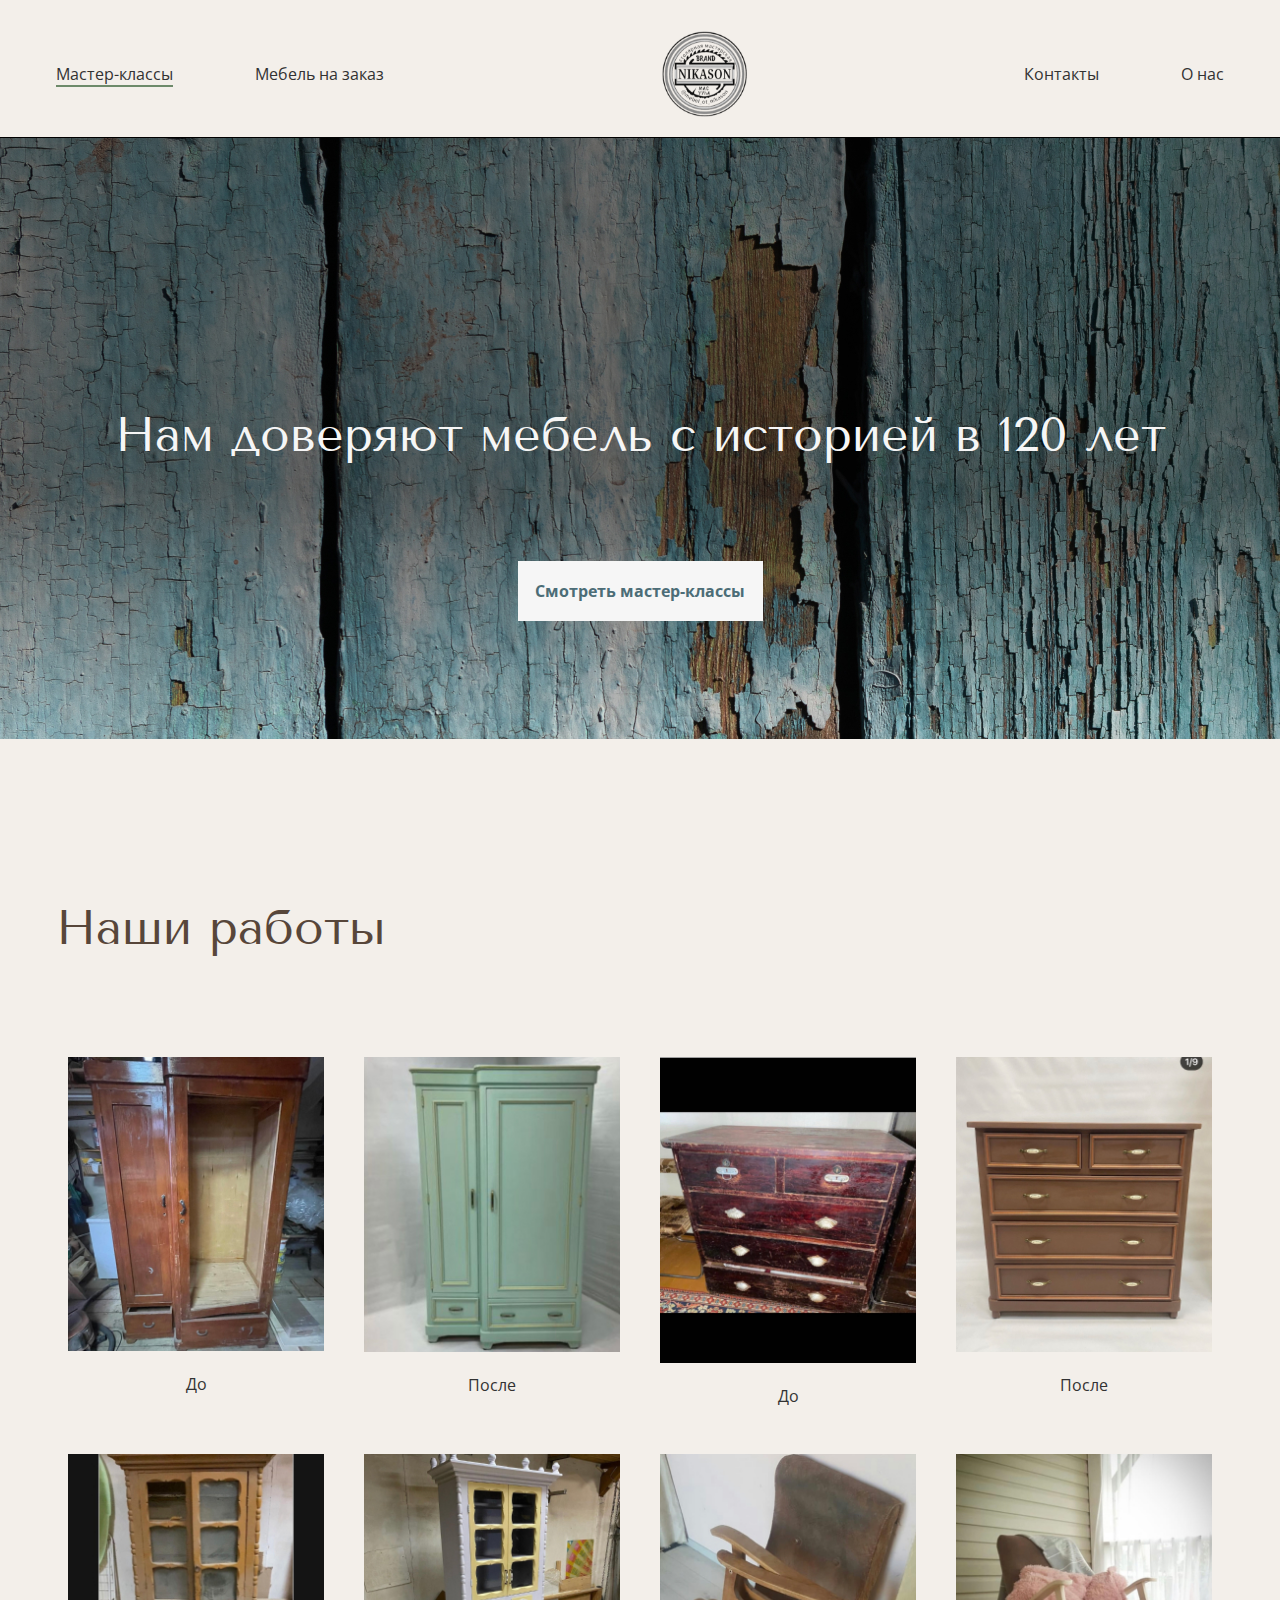
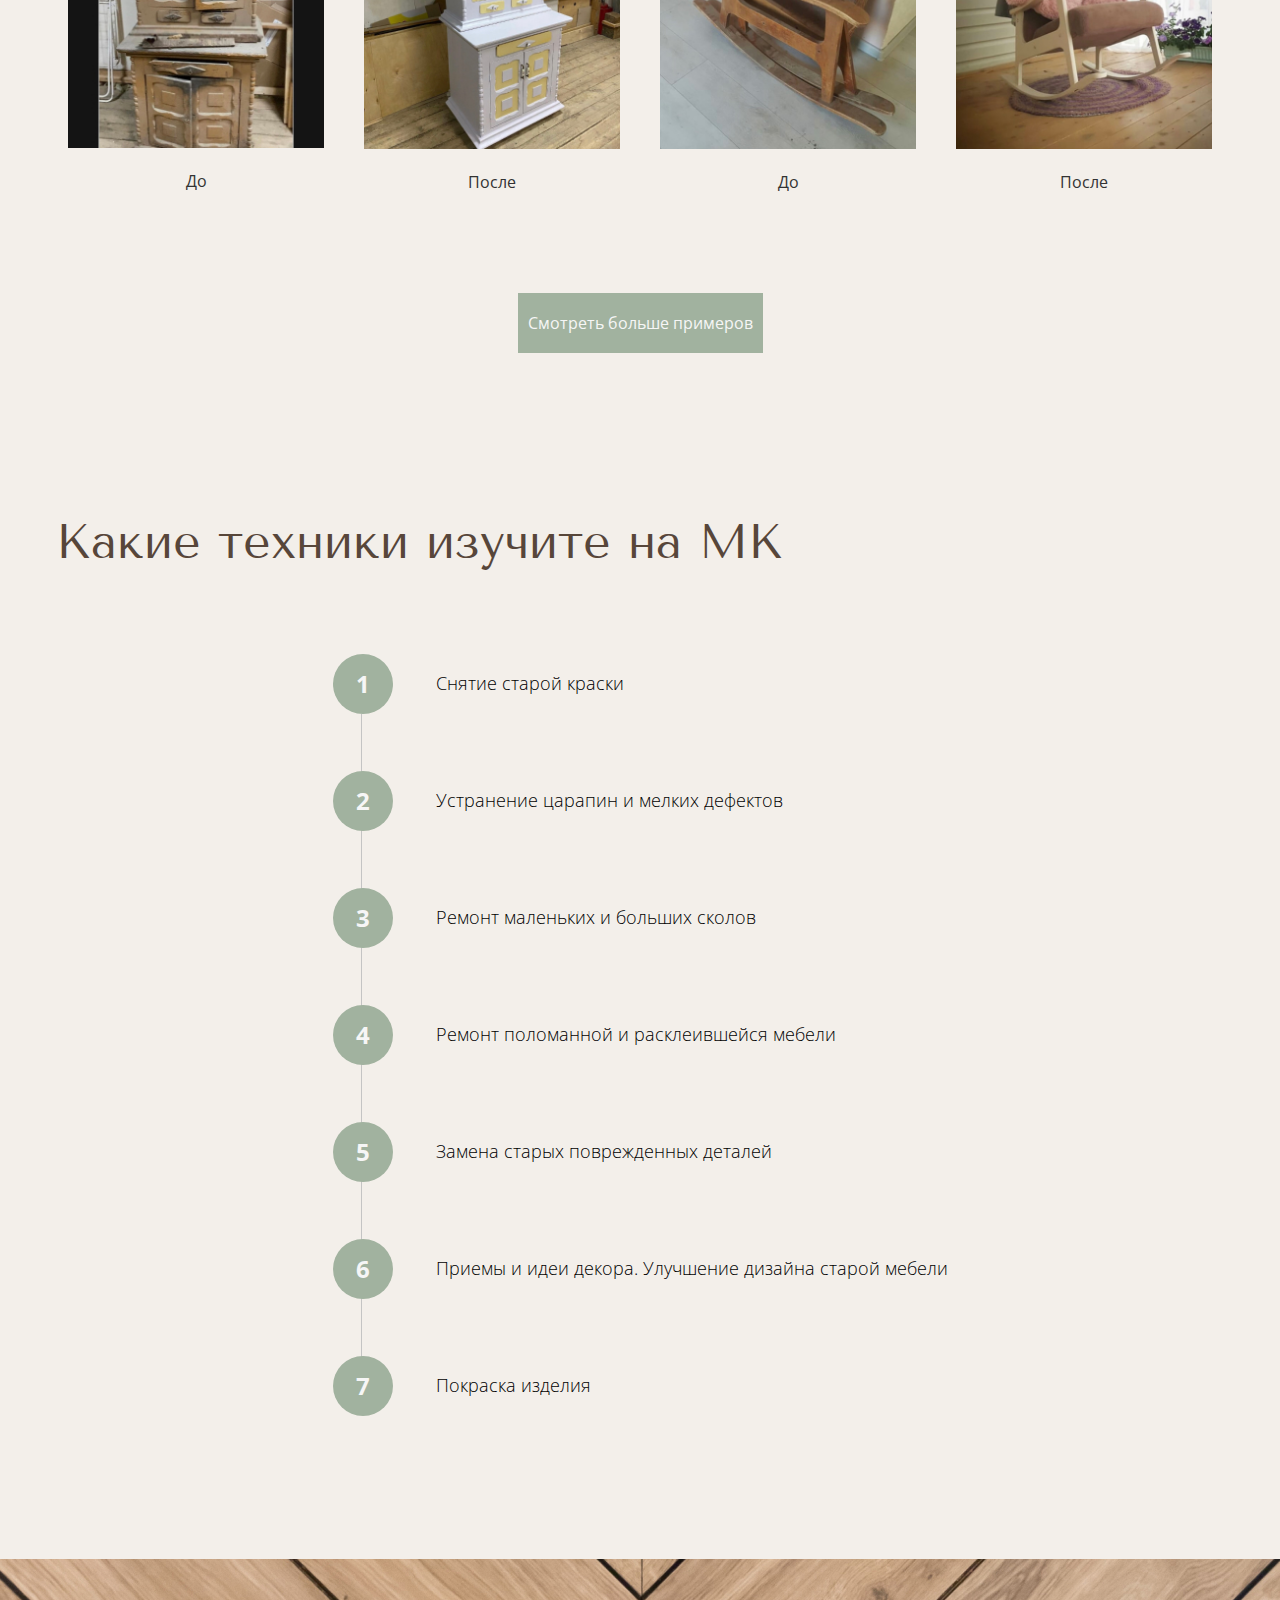
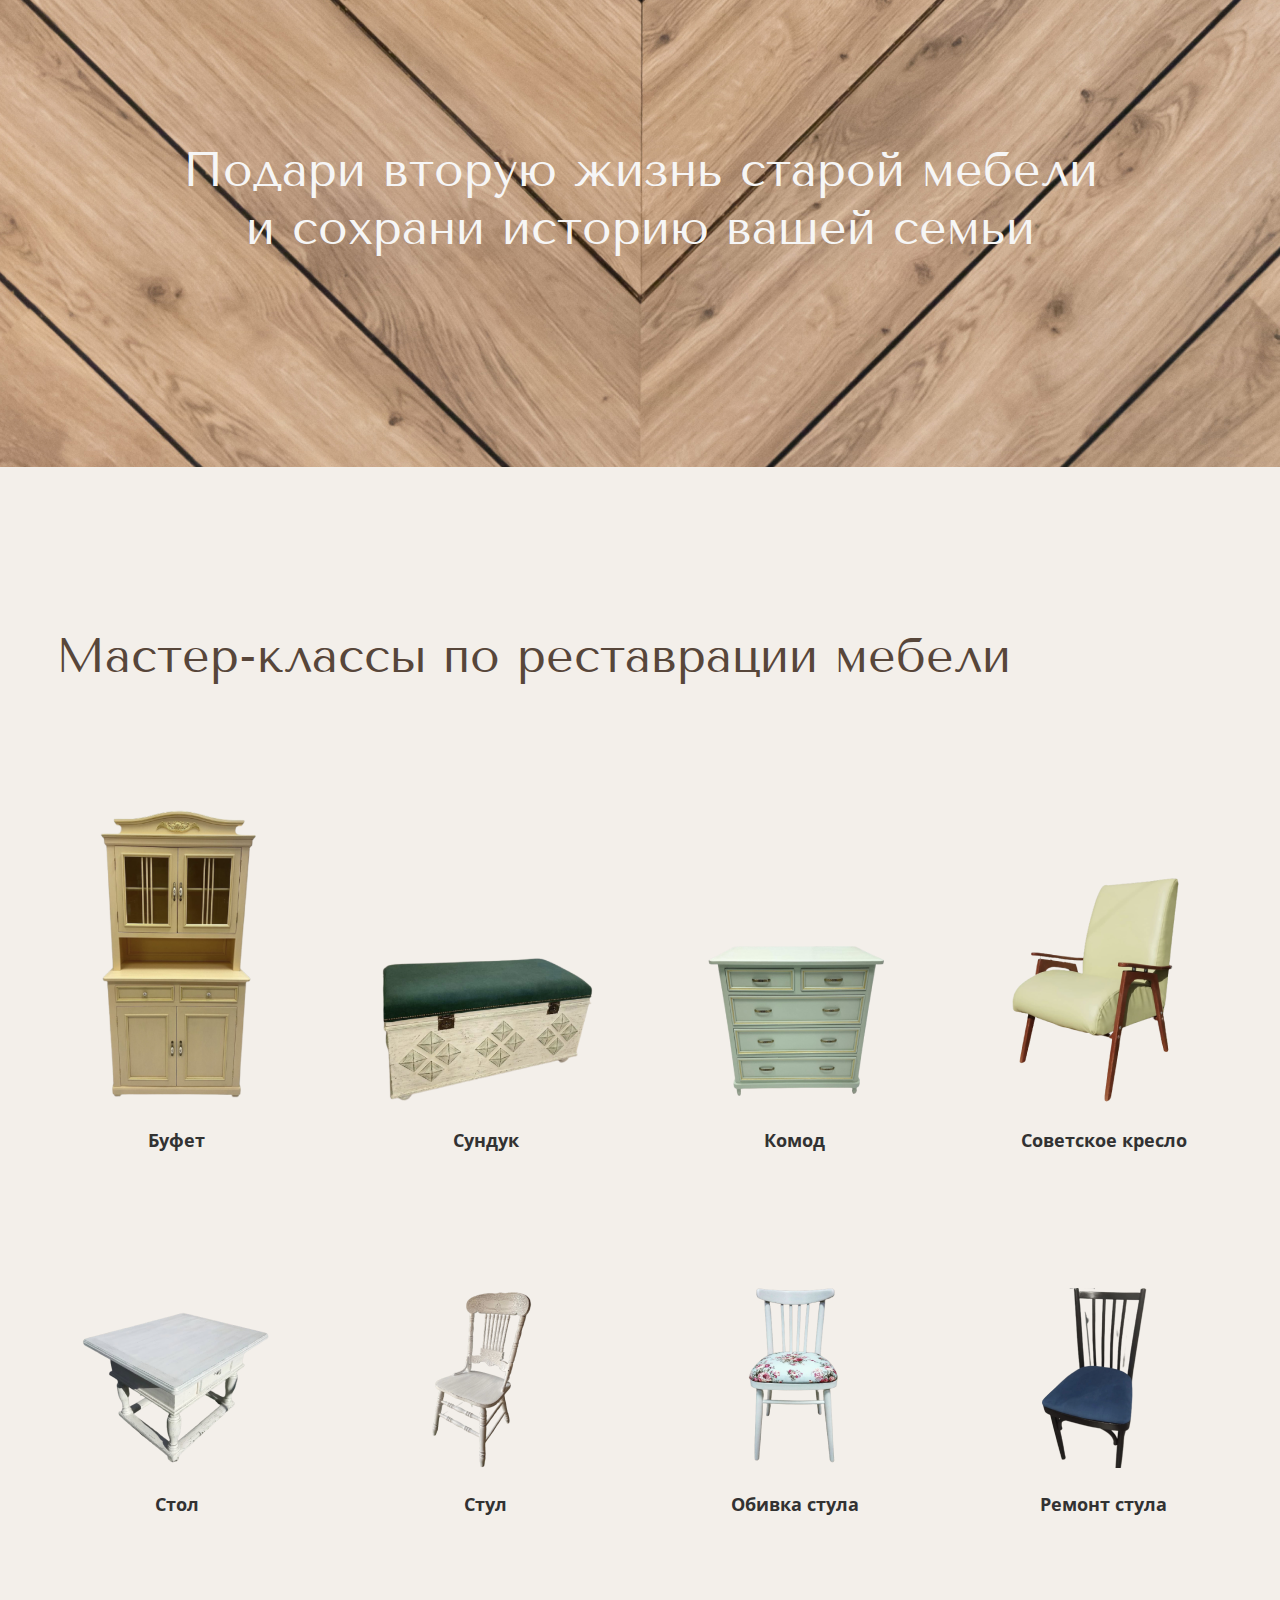
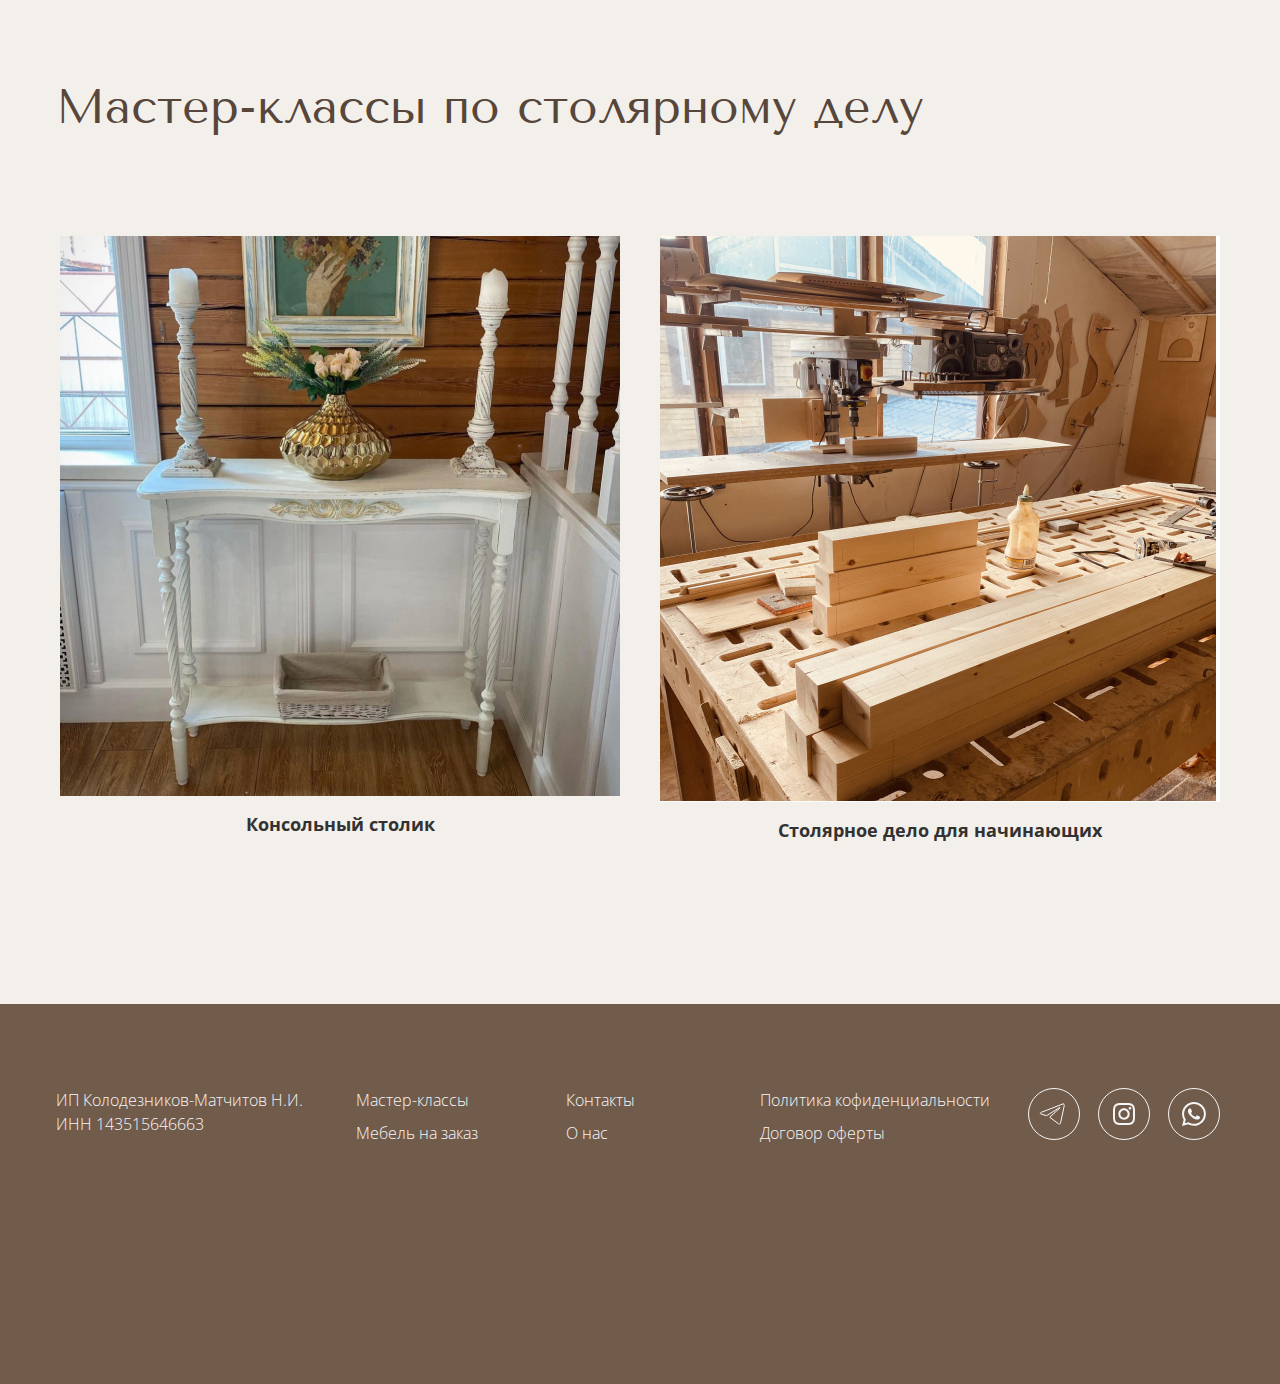
<file: master-classes.html>
<!DOCTYPE html>
<html lang="ru">
<head>
    <meta charset="UTF-8">
    <meta http-equiv="X-UA-Compatible" content="IE=edge">
    <meta name="viewport" content="width=device-width, initial-scale=1.0">
    <title>Nikason brand - Мастер-классы</title>
    <link rel="stylesheet" href="./css/reset.css">
    <link rel="stylesheet" href="./css/style.css">
    <link rel="stylesheet" href="./css/media.css">
    <link rel="stylesheet" href="./css/media.css">
    <link rel="stylesheet" href="./css/master-classes-media.css">
</head>
<body>
    <header class="header">
        <div class="container">
            <nav class="nav">
                <ul class="menu_list">
                    <li class="menu_item">
                        <a href="#" class="menu_link active_link">Мастер-классы</a>
                    </li>
                    <li class="menu_item">
                        <a href="./workshop.html" class="menu_link">Мебель на заказ</a>
                    </li>
                </ul>
                <div class="logo">
                    <a href="./index.html" class="logo_link">
                        <img src="./icons/logo.svg" alt="Логотип" class="logo_img">
                    </a>
                </div>
                <ul class="menu_list">
                    <li class="menu_item">
                        <a href="#footer" class="menu_link">Контакты</a>
                    </li>
                    <li class="menu_item">
                        <a href="./about-us.html" class="menu_link">О нас</a>
                    </li>
                </ul>
            </nav>
            <nav class="nav_mobile">
                <div class="nav_mobile_container">
                    <div class="nav_mobile_menu">
                        <div class="logo">
                            <a href="./index.html" class="logo_link">
                                <img src="./icons/logo.svg" alt="Логотип" class="logo_img">
                            </a>
                        </div>
                        <ul class="menu_list">
                            <li class="menu_item">
                                <a href="#" class="menu_link">Мастер-классы</a>
                            </li>
                            <li class="menu_item">
                                <a href="./workshop.html" class="menu_link">Мебель на заказ</a>
                            </li>
                        </ul>
                        <ul class="menu_list">
                            <li class="menu_item">
                                <a href="#footer" class="menu_link">Контакты</a>
                            </li>
                            <li class="menu_item">
                                <a href="./about-us.html" class="menu_link">О нас</a>
                            </li>
                        </ul>
                    </div>
                    <div class="burger_menu_container">
                        <button type="button" class="burger_menu_button">
                            <div class="burger_menu_icon_container">
                                <span class="burger_menu_icon"></span>
                            </div>
                        </button>
                    </div>
                </div>
            </nav>
        </div>
    </header>
    <main class="main">
        <section class=" master_classe_hero">
            <div class="container">
                <div class="master_classe_hero_container">
                    <h2 class="master_classe_title">Нам доверяют мебель с историей в 120 лет</h2>
                    <a href="#" class="link_watch-master-classes">Смотреть мастер-классы</a>
                </div>
            </div>
        </section>
        <section class="our_works padding_section">
            <div class="container">
                <h2 class="our_works_title title">Наши работы</h2>
                <div class="our_works_container">
                    <div class="our_works_card">
                        <img src="./images/our-works-image-01.jpg" alt="Мебель" class="our_works_image">
                        <p class="our_works_text">До</p>
                    </div>
                    <div class="our_works_card">
                        <img src="./images/our-works-image-02.jpg" alt="Мебель" class="our_works_image">
                        <p class="our_works_text">После</p>
                    </div>
                    <div class="our_works_card">
                        <img src="./images/our-works-image-03.jpg" alt="Мебель" class="our_works_image">
                        <p class="our_works_text">До</p>
                    </div>
                    <div class="our_works_card">
                        <img src="./images/our-works-image-04.jpg" alt="Мебель" class="our_works_image">
                        <p class="our_works_text">После</p>
                    </div>
                    <div class="our_works_card">
                        <img src="./images/our-works-image-05.jpg" alt="Мебель" class="our_works_image">
                        <p class="our_works_text">До</p>
                    </div>
                    <div class="our_works_card">
                        <img src="./images/our-works-image-06.jpg" alt="Мебель" class="our_works_image">
                        <p class="our_works_text">После</p>
                    </div>
                    <div class="our_works_card">
                        <img src="./images/our-works-image-07.jpg" alt="Мебель" class="our_works_image">
                        <p class="our_works_text">До</p>
                    </div>
                    <div class="our_works_card">
                        <img src="./images/our-works-image-08.jpg" alt="Мебель" class="our_works_image">
                        <p class="our_works_text">После</p>
                    </div>
                </div>
                <div class="our_works_container_button">
                    <button type="button" class="button_section">Смотреть больше примеров</button>
                </div>
            </div>
        </section>
        <section class="technologies padding_section">
            <div class="container">
                <h2 class="technologies_title title">Какие техники изучите на МК</h2>
                <div class="technologies_container">
                    <div class="technologies_list">
                        <div class="decoration_line"></div>
                        <div class="technologies_item">
                            <div class="technologies_number">1</div>
                            <p class="technologies_text">Снятие старой краски</p>
                        </div>
                        <div class="technologies_item">
                            <div class="technologies_number">2</div>
                            <p class="technologies_text">Устранение царапин и мелких дефектов</p>
                        </div>
                        <div class="technologies_item">
                            <div class="technologies_number">3</div>
                            <p class="technologies_text">Ремонт маленьких и  больших сколов</p>
                        </div>
                        <div class="technologies_item">
                            <div class="technologies_number">4</div>
                            <p class="technologies_text">Ремонт поломанной и расклеившейся мебели</p>
                        </div>
                        <div class="technologies_item">
                            <div class="technologies_number">5</div>
                            <p class="technologies_text">Замена старых поврежденных деталей</p>
                        </div>
                        <div class="technologies_item">
                            <div class="technologies_number">6</div>
                            <p class="technologies_text">Приемы и идеи декора. Улучшение дизайна старой мебели</p>
                        </div>
                        <div class="technologies_item">
                            <div class="technologies_number">7</div>
                            <p class="technologies_text">Покраска изделия</p>
                        </div>
                    </div>
                </div>
            </div>
        </section>
        <section class="banner">
            <div class="container">
                <div class="banner_container"></div>
                <h2 class="banner_title">Подари вторую жизнь старой мебели и сохрани историю вашей семьи</h2>
            </div>
        </section>
        <section class="master_classes padding_section">
            <div class="container">
                <h2 class="master_classes_title title">Мастер-классы по реставрации мебели</h2>
                <div class="master_classes_container">
                    <div class="master_classes_card">
                        <img src="./images/restoration-furniture-image-01.png" alt="Мебель" class="master_classes_image">
                        <p class="master_classes_text">Буфет</p>
                    </div>
                    <div class="master_classes_card">
                        <img src="./images/restoration-furniture-image-02.png" alt="Мебель" class="master_classes_image">
                        <p class="master_classes_text">Сундук</p>
                    </div>
                    <div class="master_classes_card">
                        <img src="./images/restoration-furniture-image-03.png" alt="Мебель" class="master_classes_image">
                        <p class="master_classes_text">Комод</p>
                    </div>
                    <div class="master_classes_card">
                        <img src="./images/restoration-furniture-image-04.png" alt="Мебель" class="master_classes_image">
                        <p class="master_classes_text">Советское кресло</p>
                    </div>
                    <div class="master_classes_card">
                        <img src="./images/restoration-furniture-image-05.png" alt="Мебель" class="master_classes_image">
                        <p class="master_classes_text">Стол</p>
                    </div>
                    <div class="master_classes_card">
                        <img src="./images/restoration-furniture-image-06.png" alt="Мебель" class="master_classes_image">
                        <p class="master_classes_text">Стул</p>
                    </div>
                    <div class="master_classes_card">
                        <img src="./images/restoration-furniture-image-07.png" alt="Мебель" class="master_classes_image">
                        <p class="master_classes_text">Обивка стула</p>
                    </div>
                    <div class="master_classes_card">
                        <img src="./images/restoration-furniture-image-08.png" alt="Мебель" class="master_classes_image">
                        <p class="master_classes_text">Ремонт стула</p>
                    </div>
                </div>
            </div>
        </section>
        <section class="master_classes_carpentry padding_section">
            <div class="container">
                <h2 class="master_classes_carpentry_title title">Мастер-классы по столярному делу</h2>
                <div class="master_classes_carpentry_container">
                    <div class="master_classes_carpentry_card">
                        <img src="./images/carpentry-image-01.jpg" alt="фото из мастерской" class="master_classes_carpentry_image">
                        <p class="master_classes_carpentry_text">Консольный столик</p>
                    </div>
                    <div class="master_classes_carpentry_card">
                        <img src="./images/carpentry-image-02.jpg" alt="фото из мастерской" class="master_classes_carpentry_image">
                        <p class="master_classes_carpentry_text">Столярное дело для начинающих</p>
                    </div>
                </div>
            </div>
        </section>
    </main>
    <footer class="footer" id="footer">
        <div class="container">
            <div class="footer_container">
                <div class="info_about_company">
                    <p class="info_about_company_text">ИП Колодезников-Матчитов Н.И.
                    ИНН 143515646663</p>
                </div>
                <nav class="menu_fotter">
                    <ul class="menu_fotter_list">
                        <li class="menu_fotter_item">
                            <a href="#" class="menu_fotter_link">Мастер-классы</a>
                        </li>
                        <li class="menu_fotter_item">
                            <a href="./workshop.html" class="menu_fotter_link">Мебель на заказ</a>
                        </li>
                    </ul>
                    <ul class="menu_fotter_list">
                        <li class="menu_fotter_item">
                            <a href="#" class="menu_fotter_link">Контакты</a>
                        </li>
                        <li class="menu_fotter_item">
                            <a href="./about-us.html" class="menu_fotter_link">О нас</a>
                        </li>
                    </ul>
                </nav>
                <ul class="additional_info_list">
                    <li class="additional_info_item">
                        <a href="#" class="additional_info_link">Политика кофиденциальности</a>
                    </li>
                    <li class="additional_info_item">
                        <a href="#" class="additional_info_link">Договор оферты</a>
                    </li>
                </ul>
                <div class="social">
                    <a href="#" class="social_link">
                        <img src="./icons/social-icon-telegram.svg" alt="Telegram" class="social_icon">
                    </a>
                    <a href="#" class="social_link">
                        <img src="./icons/social-icon-instagram.svg" alt="Instagram" class="social_icon">
                    </a>
                    <a href="#" class="social_link">
                        <img src="./icons/social-icon-whatsapp.svg" alt="WhatsApp" class="social_icon">
                    </a>
                </div>
            </div>
        </div>
    </footer>
    <script src="./js/script.js"></script>
</body>
</html>
</file>
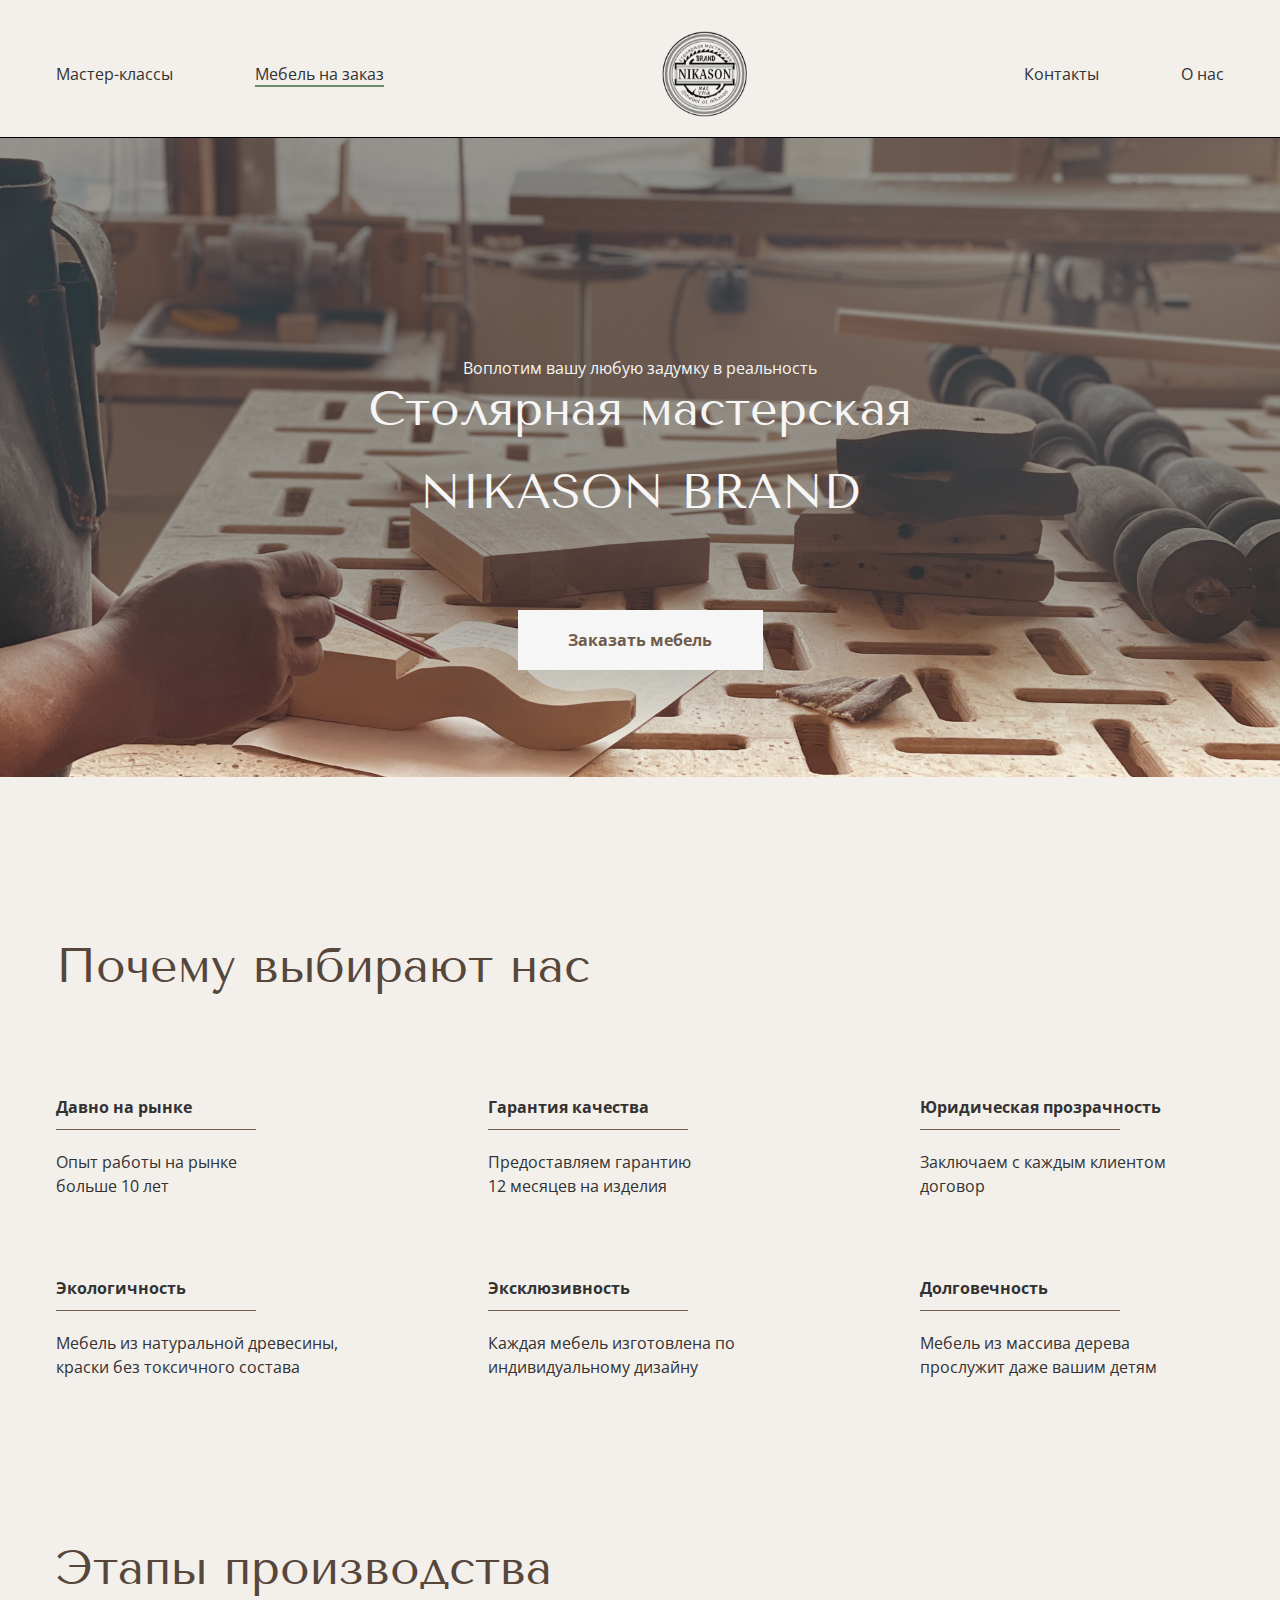
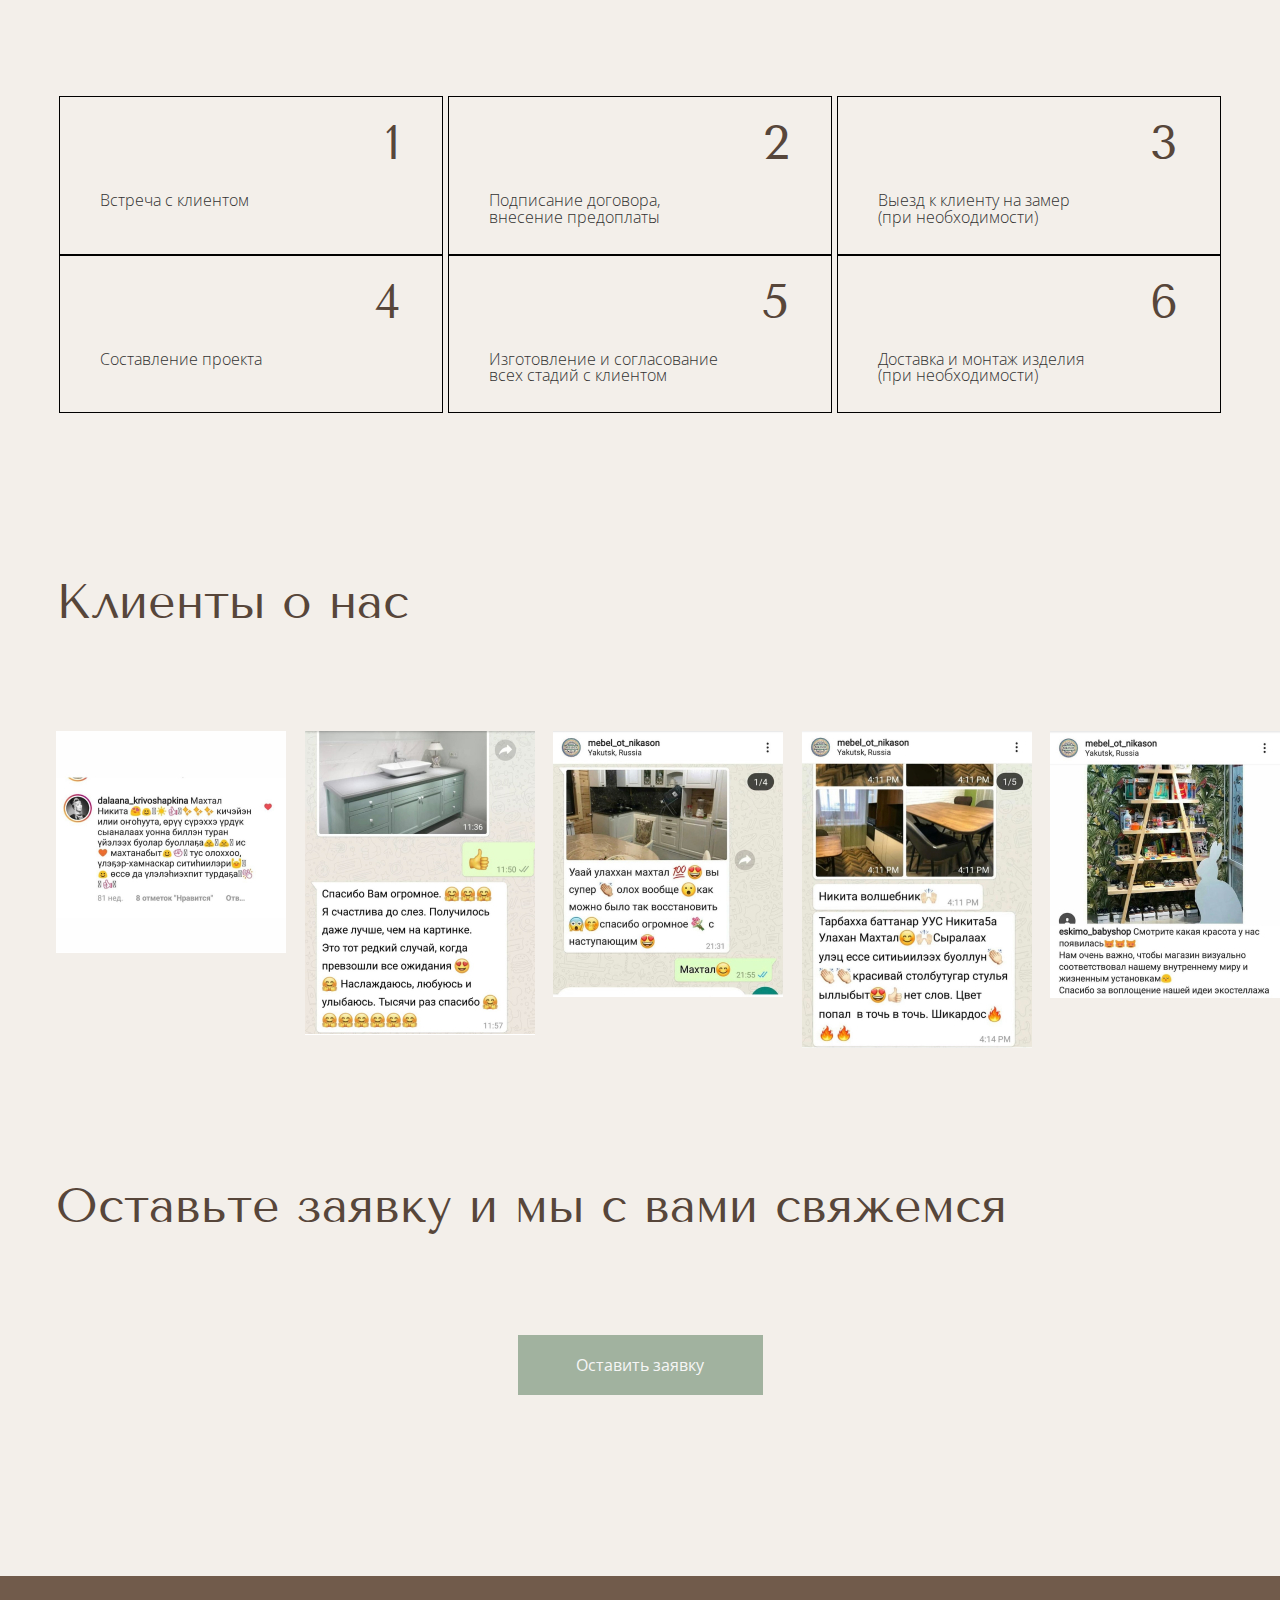
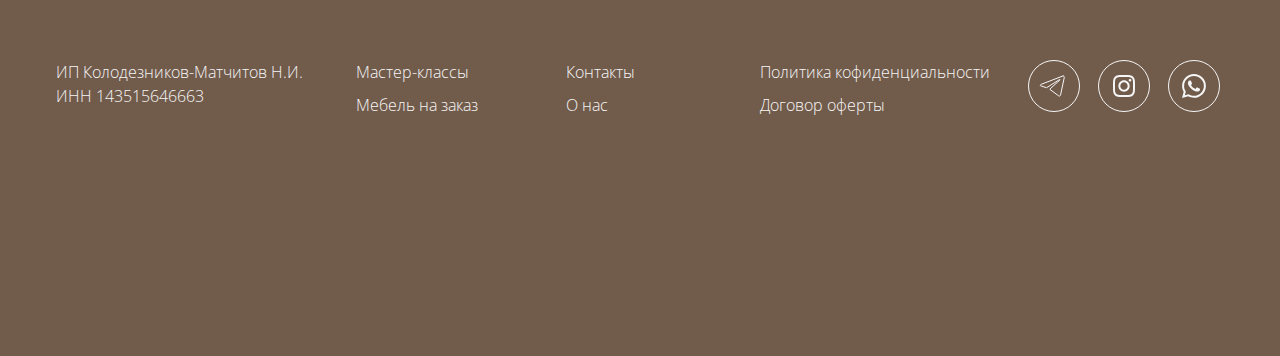
<file: workshop.html>
<!DOCTYPE html>
<html lang="ru">
<head>
    <meta charset="UTF-8">
    <meta http-equiv="X-UA-Compatible" content="IE=edge">
    <meta name="viewport" content="width=device-width, initial-scale=1.0">
    <title>Nikason brand - Мебель на заказ</title>
    <link rel="stylesheet" href="./css/reset.css">
    <link rel="stylesheet" href="./css/style.css">
    <link rel="stylesheet" href="./css/media.css">
    <link rel="stylesheet" href="./css/workshop-media.css">
</head>
<body>
    <header class="header">
        <div class="container">
            <nav class="nav">
                <ul class="menu_list">
                    <li class="menu_item">
                        <a href="./master-classes.html" class="menu_link">Мастер-классы</a>
                    </li>
                    <li class="menu_item">
                        <a href="#" class="menu_link active_link">Мебель на заказ</a>
                    </li>
                </ul>
                <div class="logo">
                    <a href="./index.html" class="logo_link">
                        <img src="./icons/logo.svg" alt="Логотип" class="logo_img">
                    </a>
                </div>
                <ul class="menu_list">
                    <li class="menu_item">
                        <a href="#footer" class="menu_link">Контакты</a>
                    </li>
                    <li class="menu_item">
                        <a href="./about-us.html" class="menu_link">О нас</a>
                    </li>
                </ul>
            </nav>
            <nav class="nav_mobile">
                <div class="nav_mobile_container">
                    <div class="nav_mobile_menu">
                        <div class="logo">
                            <a href="./index.html" class="logo_link">
                                <img src="./icons/logo.svg" alt="Логотип" class="logo_img">
                            </a>
                        </div>
                        <ul class="menu_list">
                            <li class="menu_item">
                                <a href="./master-classes.html" class="menu_link">Мастер-классы</a>
                            </li>
                            <li class="menu_item">
                                <a href="#" class="menu_link">Мебель на заказ</a>
                            </li>
                        </ul>
                        <ul class="menu_list">
                            <li class="menu_item">
                                <a href="#footer" class="menu_link">Контакты</a>
                            </li>
                            <li class="menu_item">
                                <a href="./about-us.html" class="menu_link">О нас</a>
                            </li>
                        </ul>
                    </div>
                    <div class="burger_menu_container">
                        <button type="button" class="burger_menu_button">
                            <div class="burger_menu_icon_container">
                                <span class="burger_menu_icon"></span>
                            </div>
                        </button>
                    </div>
                </div>
            </nav>
        </div>
    </header>
    <main class="main">
        <section class="workshop_hero">
            <div class="container">
                <div class="workshop_hero_container">
                    <p class="workshop_hero_before_title">Воплотим вашу любую задумку в реальность</p>
                    <h1 class="workshop_hero_title">Столярная мастерская</h1>
                    <p class="workshop_hero_title_company">Nikason brand</p>
                    <button type="button" class="workshop_hero_button">Заказать мебель</button>
                </div>
            </div>
        </section>
        <section class="our_advantages padding_section">
            <div class="container">
                <h2 class="our_advantages_title title">Почему выбирают нас</h2>
                <div class="our_advantages_container">
                    <div class="advantage_item">
                        <h3 class="advantage_item_title">Давно на рынке</h3>
                        <div class="advantage_item_decoration_line"></div>
                        <p class="advantage_item_text advantage_item_text_01">Опыт работы на рынке больше 10 лет</p>
                    </div>
                    <div class="advantage_item">
                        <h3 class="advantage_item_title">Гарантия качества</h3>
                        <div class="advantage_item_decoration_line"></div>
                        <p class="advantage_item_text advantage_item_text_02">Предоставляем гарантию 12 месяцев на изделия </p>
                    </div>
                    <div class="advantage_item">
                        <h3 class="advantage_item_title">Юридическая прозрачность</h3>
                        <div class="advantage_item_decoration_line"></div>
                        <p class="advantage_item_text advantage_item_text_03">Заключаем с каждым клиентом договор</p>
                    </div>
                    <div class="advantage_item">
                        <h3 class="advantage_item_title">Экологичность</h3>
                        <div class="advantage_item_decoration_line"></div>
                        <p class="advantage_item_text advantage_item_text_04">Мебель из натуральной древесины, краски без токсичного состава</p>
                    </div>
                    <div class="advantage_item">
                        <h3 class="advantage_item_title">Эксклюзивность</h3>
                        <div class="advantage_item_decoration_line"></div>
                        <p class="advantage_item_text advantage_item_text_05">Каждая мебель изготовлена по индивидуальному дизайну</p>
                    </div>
                    <div class="advantage_item">
                        <h3 class="advantage_item_title">Долговечность</h3>
                        <div class="advantage_item_decoration_line"></div>
                        <p class="advantage_item_text advantage_item_text_06">Мебель из массива дерева прослужит даже вашим детям</p>
                    </div>
                </div>
            </div>
        </section>
        <section class="production_stages padding_section">
            <div class="container">
                <h1 class="production_stages_title title">Этапы производства</h1>
                <div class="production_stages_container">
                    <div class="stage_item">
                        <div class="stage_item_number">1</div>
                        <p class="stage_item_text">Встреча с клиентом</p>
                    </div>
                    <div class="stage_item">
                        <div class="stage_item_number">2</div>
                        <p class="stage_item_text">Подписание договора, внесение предоплаты</p>
                    </div>
                    <div class="stage_item">
                        <div class="stage_item_number">3</div>
                        <p class="stage_item_text">Выезд к клиенту на замер (при необходимости)</p>
                    </div>
                    <div class="stage_item">
                        <div class="stage_item_number">4</div>
                        <p class="stage_item_text">Составление проекта</p>
                    </div>
                    <div class="stage_item">
                        <div class="stage_item_number">5</div>
                        <p class="stage_item_text">Изготовление и согласование всех стадий с клиентом</p>
                    </div>
                    <div class="stage_item">
                        <div class="stage_item_number">6</div>
                        <p class="stage_item_text">Доставка и монтаж изделия (при необходимости)</p>
                    </div>
                </div>
            </div>
        </section>
        <section class="reviews">
            <div class="container_reviews">
                <h2 class="reviews_title title">Клиенты о нас</h2>
                <div class="reviews_container">
                    <div class="review">
                        <img src="./images/reviews-image-01.jpg" alt="Отзыв клиента" class="reviews_image">
                    </div>
                    <div class="review">
                        <img src="./images/reviews-image-02.jpg" alt="Отзыв клиента" class="reviews_image">
                    </div>
                    <div class="review">
                        <img src="./images/reviews-image-03.jpg" alt="Отзыв клиента" class="reviews_image">
                    </div>
                    <div class="review">
                        <img src="./images/reviews-image-04.jpg" alt="Отзыв клиента" class="reviews_image">
                    </div>
                    <div class="review">
                        <img src="./images/reviews-image-05.jpg" alt="Отзыв клиента" class="reviews_image">
                    </div>
                </div>
                <div class="slider">
                    <div class="slider_container">
                        <button type="button" class="button_slider button_prev">
                            <img src="./icons/slider-arrow.svg" alt="Стрелочка слайдера" class="icon_arrow_prev">
                        </button>
                        <div class="slider_container_images">
                            <img src="./images/reviews-image-01.jpg" alt="Отзыв клиента" class="slider_image">
                            <img src="./images/reviews-image-02.jpg" alt="Отзыв клиента" class="slider_image">
                            <img src="./images/reviews-image-03.jpg" alt="Отзыв клиента" class="slider_image">
                            <img src="./images/reviews-image-04.jpg" alt="Отзыв клиента" class="slider_image">
                            <img src="./images/reviews-image-05.jpg" alt="Отзыв клиента" class="slider_image">
                        </div>
                        <button type="button" class="button_slider button_next">
                                <img src="./icons/slider-arrow.svg" alt="Стрелочка слайдера" class="icon_arrow_next">
                        </button>
                    </div>
                </div>
            </div>
        </section>
        <section class="submit_your_application">
            <div class="container">
                <h2 class="submit_your_application_title title">Оставьте заявку и мы с вами свяжемся</h2>
                <div class="submit_your_application_container_button">
                    <button type="button" class="button_section">Оставить заявку</button>
                </div>
            </div>
        </section>
    </main>
    <footer class="footer" id="footer">
        <div class="container">
            <div class="footer_container">
                <div class="info_about_company">
                    <p class="info_about_company_text">ИП Колодезников-Матчитов Н.И.
                    ИНН 143515646663</p>
                </div>
                <nav class="menu_fotter">
                    <ul class="menu_fotter_list">
                        <li class="menu_fotter_item">
                            <a href="./master-classes.html" class="menu_fotter_link">Мастер-классы</a>
                        </li>
                        <li class="menu_fotter_item">
                            <a href="#" class="menu_fotter_link">Мебель на заказ</a>
                        </li>
                    </ul>
                    <ul class="menu_fotter_list">
                        <li class="menu_fotter_item">
                            <a href="#" class="menu_fotter_link">Контакты</a>
                        </li>
                        <li class="menu_fotter_item">
                            <a href="./about-us.html" class="menu_fotter_link">О нас</a>
                        </li>
                    </ul>
                </nav>
                <ul class="additional_info_list">
                    <li class="additional_info_item">
                        <a href="#" class="additional_info_link">Политика кофиденциальности</a>
                    </li>
                    <li class="additional_info_item">
                        <a href="#" class="additional_info_link">Договор оферты</a>
                    </li>
                </ul>
                <div class="social">
                    <a href="#" class="social_link">
                        <img src="./icons/social-icon-telegram.svg" alt="Telegram" class="social_icon">
                    </a>
                    <a href="#" class="social_link">
                        <img src="./icons/social-icon-instagram.svg" alt="Instagram" class="social_icon">
                    </a>
                    <a href="#" class="social_link">
                        <img src="./icons/social-icon-whatsapp.svg" alt="WhatsApp" class="social_icon">
                    </a>
                </div>
            </div>
        </div>
    </footer>
    <script src="./js/script.js"></script>
</body>
</html>
</file>
<file: css/style.css>
@import url("https://fonts.googleapis.com/css2?family=Open+Sans:wght@300;400;700&family=Tenor+Sans&display=swap");
.header {
  padding-top: 31px;
  padding-bottom: 20px;
  border-bottom: 1px solid #000000;
}

.nav {
  display: flex;
  justify-content: space-between;
  align-items: center;
}

.menu_list {
  display: flex;
  -moz-column-gap: 82px;
       column-gap: 82px;
  flex-wrap: wrap;
  row-gap: 15px;
}
.menu_list .menu_link {
  font-family: var(--base-font);
  font-weight: 400;
  font-size: 16px;
  line-height: 150%; /* 24px */
  color: #323232;
  text-align: center;
  transition: color 1s ease;
}
.menu_list .menu_link:hover {
  color: #6d8a6a;
}

.nav_mobile {
  display: none;
}

.hero_container {
  display: flex;
  justify-content: space-between;
  align-items: center;
  flex-wrap: wrap;
  border-bottom: 1px solid #000000;
}

.hero_image {
  display: block;
  max-width: 100%;
}

.hero_text {
  max-width: 562px;
}
.hero_text .text_above_title {
  font-family: var(--base-font);
  font-size: 16px;
  line-height: 150%; /* 24px */
  color: #323232;
  margin-bottom: 17px;
}
.hero_text .text_above_title span {
  text-transform: uppercase;
}
.hero_text .hero_title {
  margin-bottom: 40px;
}
.hero_text .subtitle {
  font-family: var(--base-font);
  font-size: 18px;
  line-height: 150%; /* 24px */
  color: #323232;
  margin-bottom: 70px;
}

.hero_social {
  display: flex;
  -moz-column-gap: 40px;
       column-gap: 40px;
  padding-top: 112px;
  justify-content: flex-end;
}

.what_we_do_title {
  margin-bottom: 100px;
}
.what_we_do_title span {
  text-transform: uppercase;
}

.what_we_do_container {
  display: flex;
  justify-content: space-between;
  flex-wrap: wrap;
  row-gap: 40px;
}

.what_we_do_card {
  min-width: 360px;
  margin: 0 auto;
  border-bottom: 3px solid #715b4b;
}
.what_we_do_card .what_we_do_card_text {
  max-width: 270px;
  margin: 0 auto;
  font-family: var(--base-font);
  font-size: 18px;
  line-height: 150%; /* 27px */
  color: #323232;
  text-align: center;
  margin-bottom: 14px;
}

.production_title {
  margin-bottom: 100px;
}

.production_container {
  display: flex;
  justify-content: center;
  flex-wrap: wrap;
}

.production_card {
  width: clamp(150px, 22vw, 290px);
  min-height: 242px;
  border: 1px solid #000000;
}
.production_card .production_image {
  display: block;
  max-width: 100%;
  margin: 0 auto;
  padding-top: 56px;
}
.production_card .production_text {
  font-family: var(--base-font);
  font-size: 18px;
  font-weight: 300;
  line-height: 102.99%; /* 18.538px */
  color: #323232;
  text-align: center;
  padding-top: 20px;
}

.about_owner_title {
  margin-bottom: 100px;
}
.about_owner_title span {
  text-transform: uppercase;
}

.about_owner_background {
  max-width: 100%;
  min-height: 200px;
  background-color: #ebeeeb;
}

.about_owner_container {
  display: flex;
  justify-content: space-between;
  flex-wrap: wrap;
}

.about_owner_text {
  max-width: 515px;
  padding-top: 68px;
}
.about_owner_text .about_owner_heading {
  font-family: var(--title-font);
  font-size: 24px;
  font-weight: 400;
  line-height: 150%; /* 36px */
  color: #000000;
  margin-bottom: 40px;
}
.about_owner_text .about_owner_description {
  font-family: var(--base-font);
  font-size: 18px;
  line-height: 150%; /* 27px */
  color: #000000;
  margin-bottom: 53px;
}
.about_owner_text .about_owner_link {
  display: block;
  line-height: 60px;
  text-align: center;
}

.services_title {
  margin-bottom: 100px;
}

.block_custom_furniture {
  max-width: 100%;
  min-height: 536px;
  background-color: #e3dace;
}

.block_masster_classes {
  max-width: 100%;
  min-height: 536px;
  background-color: #d4cdc3;
}

.block_custom_furniture_container,
.block_masster_classes_container {
  display: flex;
  flex-wrap: wrap;
}

.services_content {
  max-width: 539px;
}
.services_content .services_heading {
  font-family: var(--title-font);
  font-size: 24px;
  font-weight: 400;
  line-height: 150%; /* 36px */
  color: #000000;
  padding-top: 110px;
  margin-bottom: 40px;
}
.services_content .services_description {
  font-family: var(--base-font);
  font-size: 18px;
  line-height: 150%; /* 27px */
  color: #000000;
  margin-bottom: 56px;
}

.guarantee {
  padding-bottom: 210px;
}

.guarantee_title_mobile {
  display: none;
}
.guarantee_title_mobile span {
  text-transform: uppercase;
}

.guarantee_container {
  width: 100%;
  min-height: 590px;
  border: 7px solid #a1b29f;
}

.guarantee_content {
  max-width: 100%;
  min-height: 563px;
  border: 1px solid #715B4B;
  margin: 14px;
}

.guarantee_title {
  max-width: 658px;
  margin: 0 auto;
  text-align: center;
  padding-top: 92px;
  margin-bottom: 40px;
}
.guarantee_title span {
  text-transform: uppercase;
}

.guarantee_description {
  max-width: 922px;
  margin: 0 auto;
  padding-left: 14px;
  font-family: var(--base-font);
  font-size: 24px;
  line-height: 150%; /* 36px */
  color: #000000;
}

.guarantee_logo {
  display: block;
  max-width: 100%;
  margin-left: auto;
  margin-right: 62px;
}

.master_classe_hero {
  max-width: 100%;
  min-height: 601px;
  background: url("../images/master-classe-hero-background.jpg") center/cover no-repeat;
  margin-bottom: 160px;
}

.master_classe_hero_container {
  display: flex;
  flex-direction: column;
  align-items: center;
  justify-content: center;
  row-gap: 97px;
}

.master_classe_title {
  font-family: var(--title-font);
  font-size: clamp(32px, 5vw, 48px);
  font-weight: 400;
  line-height: 120%;
  color: #f6f6f6;
  padding-top: 268px;
}

.link_watch-master-classes {
  width: 245px;
  min-height: 60px;
  background-color: #f6f6f6;
  font-family: var(--base-font);
  font-size: 16px;
  font-weight: 700;
  line-height: 60px;
  color: #4c6d77;
  text-align: center;
  transition: color 1s ease, background-color 1s ease;
}
.link_watch-master-classes:hover {
  color: #f6f6f6;
  background-color: #4c6d77;
}

.our_works_title {
  margin-bottom: 100px;
}

.our_works_container {
  display: flex;
  -moz-column-gap: 40px;
       column-gap: 40px;
  flex-wrap: wrap;
  row-gap: 50px;
  justify-content: center;
  margin-bottom: 102px;
}

.our_works_card {
  width: clamp(139px, 20vw, 260px);
}

.our_works_text {
  font-family: var(--base-font);
  font-size: 16px;
  font-weight: 400;
  line-height: 102.99%; /* 16.478px */
  color: #323232;
  text-align: center;
  margin-top: 25px;
}

.our_works_container_button {
  text-align: center;
}

.technologies_title {
  margin-bottom: 100px;
}

.technologies_container {
  display: flex;
  justify-content: center;
}

.technologies_list {
  position: relative;
  display: flex;
  flex-direction: column;
  row-gap: 90px;
}
.technologies_list .technologies_item {
  display: flex;
  align-items: center;
}
.technologies_list .technologies_item .technologies_number {
  width: 60px;
  height: 60px;
  background-color: #a1b29f;
  border-radius: 50%;
  font-family: var(--base-font);
  font-size: 24px;
  font-weight: 700;
  line-height: 150%; /* 36px */
  color: #F6F6F6;
  text-align: center;
  padding-top: 12px;
  position: absolute;
}
.technologies_list .technologies_item .technologies_text {
  font-family: var(--base-font);
  font-size: 18px;
  line-height: 150%; /* 27px */
  color: #000000;
  margin-left: 103px;
}

.decoration_line {
  width: 1px;
  height: 90%;
  background-color: #c4c4c4;
  position: absolute;
  top: 44px;
  left: 28px;
  z-index: -1;
}

.banner {
  width: 100%;
  min-height: 508px;
  background: url("../images/banner-background.jpg") center/cover no-repeat;
  margin-bottom: 160px;
}

.banner_title {
  max-width: 950px;
  font-family: var(--title-font);
  font-size: clamp(32px, 5vw, 48px);
  font-weight: 400;
  line-height: 120%;
  color: #f6f6f6;
  text-align: center;
  margin: 0 auto;
  padding-top: 182px;
}

.master_classes_title {
  margin-bottom: 100px;
}

.master_classes_container {
  display: flex;
  justify-content: center;
  -moz-column-gap: 69px;
       column-gap: 69px;
  flex-wrap: wrap;
  row-gap: 97px;
  align-items: end;
}

.master_classes_card {
  width: clamp(167px, 20vw, 240px);
}
.master_classes_card .master_classes_image {
  display: block;
  margin: 0 auto;
  margin-top: 23px;
}
.master_classes_card .master_classes_text {
  font-family: var(--base-font);
  font-size: 18px;
  font-weight: 700;
  line-height: 150%; /* 27px */
  color: #323232;
  text-align: center;
  margin-top: 23px;
}

.master_classes_carpentry_title {
  margin-bottom: 100px;
}

.master_classes_carpentry_container {
  display: flex;
  justify-content: center;
  -moz-column-gap: 40px;
       column-gap: 40px;
  flex-wrap: wrap;
  row-gap: 32px;
  margin: 0 auto;
}

.master_classes_carpentry_card .master_classes_carpentry_image {
  display: block;
  margin-bottom: 15px;
}
.master_classes_carpentry_card .master_classes_carpentry_text {
  font-family: var(--base-font);
  font-size: 18px;
  font-weight: 700;
  line-height: 150%; /* 27px */
  color: #323232;
  text-align: center;
}

.workshop_hero {
  width: 100%;
  min-height: 639px;
  background: url("../images/workshop-hero-background.jpg") center/cover no-repeat;
  margin-bottom: 160px;
}

.workshop_hero_container {
  text-align: center;
  padding-top: 218px;
}

.workshop_hero_before_title {
  font-family: var(--base-font);
  font-size: 16px;
  font-weight: 400;
  line-height: 150%; /* 24px */
  color: #f6f6f6;
}

.workshop_hero_title {
  font-family: var(--title-font);
  font-size: clamp(32px, 5vw, 48px);
  font-weight: 400;
  line-height: 120%; /* 57.6px */
  color: #f6f6f6;
  margin-bottom: 25px;
}

.workshop_hero_title_company {
  font-family: var(--title-font);
  font-size: clamp(32px, 5vw, 48px);
  font-weight: 400;
  line-height: 120%; /* 57.6px */
  color: #f6f6f6;
  text-transform: uppercase;
  margin-bottom: 90px;
}

.workshop_hero_button {
  width: 245px;
  min-height: 60px;
  background-color: #f6f6f6;
  font-family: var(--base-font);
  font-size: 16px;
  font-weight: 700;
  line-height: 150%; /* 24px */
  color: #715B4B;
  transition: color 1s ease, background-color 1s ease;
}
.workshop_hero_button:hover {
  color: #f6f6f6;
  background-color: #715B4B;
}

.our_advantages_title {
  margin-bottom: 100px;
}

.our_advantages_container {
  display: grid;
  grid-template-columns: repeat(auto-fill, 304px);
  gap: 78px 0;
  justify-content: space-between;
}

.advantage_item {
  max-width: 304px;
}
.advantage_item .advantage_item_title {
  font-family: var(--base-font);
  font-size: 16px;
  font-weight: 700;
  line-height: 150%; /* 24px */
  color: #323232;
  padding-bottom: 10px;
}
.advantage_item .advantage_item_decoration_line {
  width: 200px;
  height: 1px;
  background-color: #715b4b;
}
.advantage_item .advantage_item_text {
  font-family: var(--base-font);
  font-size: 16px;
  font-style: normal;
  font-weight: 400;
  line-height: 150%; /* 24px */
  color: #323232;
  margin-top: 20px;
}

.advantage_item_text_01 {
  max-width: 198px;
}

.advantage_item_text_02 {
  max-width: 218px;
}

.advantage_item_text_03 {
  max-width: 273px;
}

.advantage_item_text_04 {
  max-width: 319px;
}

.advantage_item_text_05 {
  max-width: 318px;
}

.advantage_item_text_06 {
  max-width: 280px;
}

.production_stages_title {
  margin-bottom: 100px;
}

.production_stages_container {
  display: grid;
  grid-template-columns: repeat(auto-fill, 389px);
}

.stage_item {
  width: clamp(300px, 30vw, 388px);
  min-height: 141px;
  margin: 0 auto;
  border: 1px solid #000000;
  padding: 10px 42px 29px 40px;
}
.stage_item .stage_item_number {
  font-family: var(--title-font);
  font-weight: 400;
  font-size: 48px;
  line-height: 150%; /* 72px */
  color: #57463A;
  text-align: right;
}
.stage_item .stage_item_text {
  max-width: 229px;
  font-family: var(--base-font);
  font-weight: 300;
  font-size: 16px;
  line-height: 102.99%; /* 16.478px */
  color: #323232;
  margin-top: 13px;
}

.reviews {
  padding-bottom: 129px;
}

.container_reviews {
  padding-left: calc((100% - 1198px) / 2 + 15px);
}

.reviews_title {
  margin-bottom: 100px;
}

.reviews_container {
  width: 100%;
  display: grid;
  gap: 34px 0;
  grid-template-columns: repeat(auto-fill, 230px);
  justify-content: space-between;
}

.submit_your_application {
  padding-bottom: 181px;
}

.submit_your_application_container_button {
  text-align: center;
}

.submit_your_application_title {
  margin-bottom: 100px;
}

.about_us_hero {
  padding-bottom: 167px;
}

.about_us_hero_container {
  padding-top: 120px;
}

.about_us_hero_title {
  text-align: center;
  margin-bottom: 19px;
}

.about_us_hero_title_company {
  display: block;
  font-family: var(--title-font);
  font-size: clamp(32px, 5vw, 48px);
  font-weight: 400;
  line-height: 120%; /* 57.6px */
  color: #57463A;
  text-align: center;
  text-transform: uppercase;
  margin-bottom: 40px;
}

.about_us_hero_image {
  display: block;
  margin: 0 auto;
}

.about_us_hero_mobile_images {
  width: 100%;
  display: none;
}

.history_company_container {
  display: flex;
  justify-content: space-between;
  flex-wrap: wrap;
  row-gap: 40px;
}

.history_company_fact_number {
  display: block;
  font-family: var(--title-font);
  font-size: 48px;
  line-height: 150%; /* 72px */
  color: #57463a;
  margin-bottom: 30px;
}

.history_company_fact_text {
  font-family: var(--base-font);
  font-size: 16px;
  font-weight: 400;
  line-height: 150%; /* 24px */
  color: #000000;
}

.about_founder_container {
  display: flex;
  -moz-column-gap: 40px;
       column-gap: 40px;
  flex-wrap: wrap;
  row-gap: 60px;
}

.about_founder_image_mobile {
  display: none;
}

.about_founder_text {
  max-width: 660px;
}
.about_founder_text .about_founder_text_name {
  font-family: var(--title-font);
  font-size: 24px;
  line-height: 150%; /* 36px */
  color: #000000;
  margin-bottom: 20px;
}
.about_founder_text .about_founder_text_founder_workshop {
  font-family: var(--base-font);
  font-size: 16px;
  font-weight: 400;
  line-height: 150%; /* 24px */
  color: #000000;
  margin-bottom: 70px;
}
.about_founder_text .about_founder_text_description {
  font-family: var(--base-font);
  font-size: 16px;
  font-style: normal;
  font-weight: 400;
  line-height: 150%; /* 24px */
  color: #000000;
  margin-bottom: 35px;
}
.about_founder_text .about_founder_text_description:last-child {
  margin-bottom: 0;
}

.workshop_philosophy {
  padding-bottom: 160px;
}

.workshop_philosophy_title {
  margin-bottom: 70px;
}
.workshop_philosophy_title span {
  text-transform: uppercase;
}

.workshop_philosophy_text {
  max-width: 695px;
  font-family: var(--base-font);
  font-size: 24px;
  line-height: 150%; /* 36px */
  color: #323232;
  text-align: right;
  margin-left: auto;
}

.news_about_us_title {
  margin-bottom: 20px;
}

.news_about_us_text {
  font-family: var(--base-font);
  font-size: 16px;
  font-weight: 400;
  line-height: 150%; /* 24px */
  color: #323232;
  margin-bottom: 100px;
}

.news_about_us_container {
  display: flex;
  justify-content: center;
  flex-wrap: wrap;
  row-gap: 34px;
}

.image_01 {
  margin-right: 28px;
}

.image_02 {
  margin-right: 18px;
}

.image_04 {
  margin-left: 45px;
}

.footer {
  max-width: 100%;
  min-height: 380px;
  background-color: #715b4b;
}

.footer_container {
  display: flex;
  padding-top: 84px;
  flex-wrap: wrap;
  row-gap: 15px;
}

.info_about_company {
  max-width: 248px;
}
.info_about_company .info_about_company_text {
  font-size: 16px;
  line-height: 150%; /* 24px */
  color: #f6f6f6;
}

.menu_fotter {
  display: flex;
  -moz-column-gap: 88px;
       column-gap: 88px;
  row-gap: 12px;
  padding-left: 52px;
}

.menu_fotter_list {
  display: flex;
  flex-direction: column;
  row-gap: 9px;
}
.menu_fotter_list .menu_fotter_link {
  font-size: 16px;
  line-height: 150%; /* 24px */
  color: #F6F6F6;
  transition: color 1s ease;
}
.menu_fotter_list .menu_fotter_link:hover {
  color: #cecece;
}

.additional_info_list {
  display: flex;
  flex-direction: column;
  row-gap: 9px;
  padding-left: 125px;
}
.additional_info_list .additional_info_link {
  font-size: 16px;
  line-height: 150%; /* 24px */
  color: #F6F6F6;
  transition: color 1s ease;
}
.additional_info_list .additional_info_link:hover {
  color: #cecece;
}

.social {
  display: flex;
  -moz-column-gap: 18px;
       column-gap: 18px;
  padding-left: 38px;
}

:root {
  --base-font:"Open Sans", sans-serif;
  --title-font:"Tenor Sans", sans-serif;
}

html {
  scroll-behavior: smooth;
}

body {
  font-family: var(--base-font);
  font-weight: 300;
  background-color: #f3efea;
}

.container {
  max-width: 1198px;
  margin: 0 auto;
  padding: 0 15px;
}

.padding_section {
  padding-bottom: 160px;
}

.active_link {
  border-bottom: 2px solid #6d8a6a;
}

.title {
  font-family: var(--title-font);
  font-size: clamp(32px, 5vw, 48px);
  font-weight: 400;
  line-height: 120%; /* 57.6px */
  color: #57463A;
}

.button_section {
  width: 245px;
  min-height: 60px;
  background-color: #a1b29f;
  font-family: var(--base-font);
  font-size: 16px;
  font-weight: 400;
  line-height: 150%; /* 24px */
  color: #f6f6f6;
  transition: color 1s ease, background-color 1s ease;
}
.button_section:hover {
  color: #a1b29f;
  background-color: #ffffff;
  border: 1px solid #a1b29f;
}

.slider {
  display: none;
  position: relative;
  max-width: 387px;
  height: 317px;
  text-align: center;
  margin: 0 auto;
  overflow: hidden;
}

.slider_container {
  display: flex;
  -moz-column-gap: 20px;
       column-gap: 20px;
  justify-content: center;
}

.slider_container_images {
  display: flex;
  justify-content: center;
}

.slider_image {
  display: none;
  animation-name: animationSlider;
  animation-duration: 1s;
}

.slider_image_active {
  display: block;
}

.button_slider {
  width: 17px;
  height: 17px;
  background-color: #f6f6f6;
  border-radius: 50%;
  padding-top: 3px;
  margin-top: 120px;
}

.icon_arrow_prev {
  transform: rotate(180deg);
}

@keyframes animationSlider {
  0% {
    opacity: 0;
  }
  100% {
    opacity: 1;
  }
}
.hiden {
  display: none;
}/*# sourceMappingURL=style.css.map */
</file>
<file: css/media.css>
@media(max-width: 1320px){
    /* *hero */
    .hero{
        margin-top: 70px;
    }
    .hero_container{
        flex-direction: column;
        align-items: center;
        border: 0;
    }
    .hero_image{
        order: 2;
    }
    .hero_text{
        text-align: center;
    }
    .hero_social{
        padding: 0;
        justify-content: center;
        padding: 50px 0;
    }

    /* *about owner */
    .about_owner_background{
        background-color: transparent;
    }
    .about_owner_container{
        flex-direction: column;
    }
    .about_owner_image{
        display: block;
        max-width: 100%;
        margin: 0 auto;
    }

    /* *services */
    .block_custom_furniture_container,
    .block_masster_classes_container{
        flex-direction: column;
    }
    .services_image{
        display: block;
        max-width: 100%;
        margin: 0 auto;
    }
    .services_content {
        padding-bottom: 110px;
    }
}
@media(max-width: 1025px){
    /* *what we do */
    .what_we_do_container{
        flex-direction: column;
        align-items: center;
    }

    /* *footer */
    .footer_container{
        flex-direction: column;
        row-gap: 30px;
        align-items: center;
    }
    .info_about_company_text{
        text-align: center;
    }
    .menu_fotter{
        flex-direction: column;
        padding: 0;
        text-align: center;
    }
    .additional_info_list{
        text-align: center;
        padding: 0;
    }
    .social{
        text-align: center;
        padding: 0;
    }
}
@media(max-width: 769px){
    /* *header */
    .header{
        border: none;
    }
    .nav{
        display: none;
    }
      /* *burger menu */
      .burger_menu_button{
        display: block;
        width: 68px;
        height: 12px;
        position: absolute;
        top: 32px;
        right: 38px;
    }
    .burger_menu_icon_container{
        position: relative;
        width: 100%;
        height: 100%;
        display: flex;
        align-items: center;
        margin: 0 auto;
    }
    .burger_menu_icon{
        display: block;
        width: 100%;
        height: 3px;
        background-color: #57463a;
        transition: background-color 300ms ease-in;
    }
    .burger_menu_icon::before,
    .burger_menu_icon::after{
        content: "";
        display: block;
        width: 100%;
        height: 3px;
        background-color: #57463a;
        position: absolute;
        transition: background-color 300ms ease-in;
    }
    .burger_menu_icon::before{
        top: 0px;
    }
    .burger_menu_icon::after{
        bottom:  0px;
    }
    .burger_menu_icon.burger_menu_icon_active{
        background-color: transparent;    
    }
    .burger_menu_icon.burger_menu_icon_active::before{
        transform: rotate(-45deg);
        top: 50%;
    }
    .burger_menu_icon.burger_menu_icon_active::after{
        transform: rotate(45deg);
        bottom: 36%;
    }

    /* *nav mobile */
    .nav_mobile{
        display: block;
    }
    .nav_mobile_container{
        display: flex;
        justify-content: space-between;
    }
    .nav_mobile_menu{
        position: absolute;
        top: 0px;
        left: 0;
        width: 100%;
        min-height: 100px;
        background-color: #d7e3d5;
        display: flex;
        flex-direction: column;
        row-gap: 15px;
        padding: 15px 0 15px 15px;
        margin-top: -400px;
        transition: margin-top 1s ease;
    }
    .menu_list{
        flex-direction: column;
    }
    .open_menu{
        margin-top: 0;
    }

    .padding_section{
        padding-bottom: 90px;
    }

      /* *hero */
      .hero_text{
        text-align: left;
    }
      .hero_text .text_above_title{
        max-width: 200px;
        margin-bottom: 76px;
      }
      .hero_text .subtitle{
        margin-bottom: 21px;
      }
      .hero_social{
        padding: 0;
        justify-content: flex-start;
        padding-top: 77px;
        padding-bottom: 40px;
    }

    /* *what we do */
    .what_we_do_title{
        max-width: 230px;
        margin-bottom: 60px;
    }

    /* *production */
    .production_title{
        margin-bottom: 60px;
    }

    /* *about owner */
    .about_owner_title{
        max-width: 350px;
        margin-bottom: 60px;
    }
    .about_owner_text .about_owner_heading{
        margin-bottom: 4px;
    }
    .about_owner_text .about_owner_description{
        margin-bottom: 30px;
    }

    /* *guarantee */
    .guarantee{
        padding-bottom: 150px;
    }
    .guarantee_title_mobile{
        display: block;
        margin-bottom: 60px;
    }
    .guarantee_title{
        display: none;
    }
    .guarantee_description{
        padding-top: 91px;
    }
    .guarantee_logo{
        margin-bottom: 42px;
    }
}
@media(max-width: 451px){
    /* *footer */
    .footer_container{
        flex-direction: column;
        align-items: flex-start;
        row-gap: 0;
    }
    .footer_container > div:nth-child(1) {
        order: 1;
      }
    .footer_container > div:nth-child(4) {
        order: -1;
      }

    .info_about_company_text,
    .menu_fotter,
    .additional_info_list,
    .social{
        text-align: left;
    }
    .social{
        padding-bottom: 111px;
    }
    .menu_fotter{
        padding-bottom: 53px;
    }
    .additional_info_list{
        padding-bottom: 53px;
    }
    .info_about_company_text{
        padding-bottom: 57px;
    }
}
</file>
<file: css/about-us-media.css>
@media(max-width: 1120px){
    /* *news about us */
    .news_about_us_container{
        display: none;
    }
    .slider{
        display: block;
    }
}
@media(max-width: 769px){
    /* *about us hero */
    .about_us_hero{
        padding-bottom: 72px;
    }
    .about_us_hero_container{
        padding-top: 93px;
    }

    /* *workshop philosophy */
    .workshop_philosophy{
        padding-bottom: 128px;
    }

    /* *submit your application */
    .submit_your_application{
        padding-bottom: 150px;
    }
}
@media(max-width: 450px){
    /* *about us hero */
    .about_us_hero_title{
        text-align: left;
        margin-bottom: 20px;
    }
    .about_us_hero_title_company{
        text-align: left;
        margin-bottom: 40px;
    }
    .about_us_hero_image{
        display: none;
    }
    .about_us_hero_mobile_images{
        display: block;
    }

    /* *about founder */
    .about_founder_image{
        display: none;
    }
    .about_founder_image_mobile{
        width: 100%;
        display: block;
    }
    .about_founder_text .about_founder_text_name{
        margin-top: 60px;
        margin-bottom: 10px;
    }
    .about_founder_text .about_founder_text_founder_workshop{
        margin-bottom: 60px;
    }

    /* *workshop philosophy */
    .workshop_philosophy_title{
        margin-bottom: 60px;
    }
    
    /* *news about us */
    .news_about_us_text{
        margin-bottom: 60px;
    }

    /* *submit your application */
    .submit_your_application_title{
        max-width: 287px;
        margin-bottom: 60px;
    }
}
</file>
<file: css/master-classes-media.css>
@media(max-width: 769px){
    /* *master classe hero */
    .master_classe_hero{
        margin-top: 40px;
        margin-bottom: 77px;
     }
    .master_classe_hero_container{
        row-gap: 62px;
    }
    .master_classe_title{
        padding-top: 249px;
    }

    /* *our works */
    .our_works_title{
        margin-bottom: 77px;
    }
    .our_works_container{
        margin-bottom: 70px;
    }

    /* *technologies */
    .technologies_title{
        margin-bottom: 86px;
    }
    .technologies_list .technologies_item .technologies_text{
        margin-left: 83px;
    }

    /* *banner */
    .banner{
        margin-bottom: 90px;
    }
    .banner_title{
        padding-top: 126px;
    }

    /* *master classes */
    .master_classes_container {
        column-gap: 20px;
        row-gap: 87px;
    }
    .master_classes_title {
        max-width: 282px;
        margin-bottom: 155px;
    }

    /* *master classes carpentry */
    .master_classes_carpentry_title{
        margin-bottom: 40px;
    }
}
</file>
<file: css/workshop-media.css>
@media(max-width: 1120px){
    /* *reviews */
    .container_reviews {
        max-width: 1198px;
        margin: 0 auto;
        padding: 0 15px;
    }
    .reviews_container{
        display: none;
    }
    .slider{
        display: block;
    }
}
@media(max-width: 769px){
    /* *workshop hero */
    .workshop_hero{
        margin-top: 40px;
        margin-bottom: 109px;
    }

    /* *our advantages */
    .our_advantages_title{
        margin-bottom: 60px;
    }
    .our_advantages_container{
        row-gap: 40px;
    }
    
    /* *production stages */
    .production_stages_container{
        justify-content: center;
    }
    .stage_item {
        padding: 3px 19px 20px 21px;
    }
    
    /* *submit your application */
    .submit_your_application{
        padding-bottom: 150px;
    }
}
@media(max-width: 450px){
    /* *workshop hero */
    .workshop_hero_container{
        text-align: left;
        padding-top: 177px;
    }
    .workshop_hero_before_title{
        margin-bottom: 30px;
    }
    .workshop_hero_title{
        margin-bottom: 3px;
    }
    .workshop_hero_title_company{
        margin-bottom: 60px;
    }
    
    /* *production stages */
    .production_stages_title{
        margin-bottom: 60px;
    }
    
    /* *reviews */
    .reviews_title{
        margin-bottom: 60px;
    }

    /* *submit your application */
    .submit_your_application_title{
        max-width: 287px;
        margin-bottom: 60px;
    }
}
</file>
